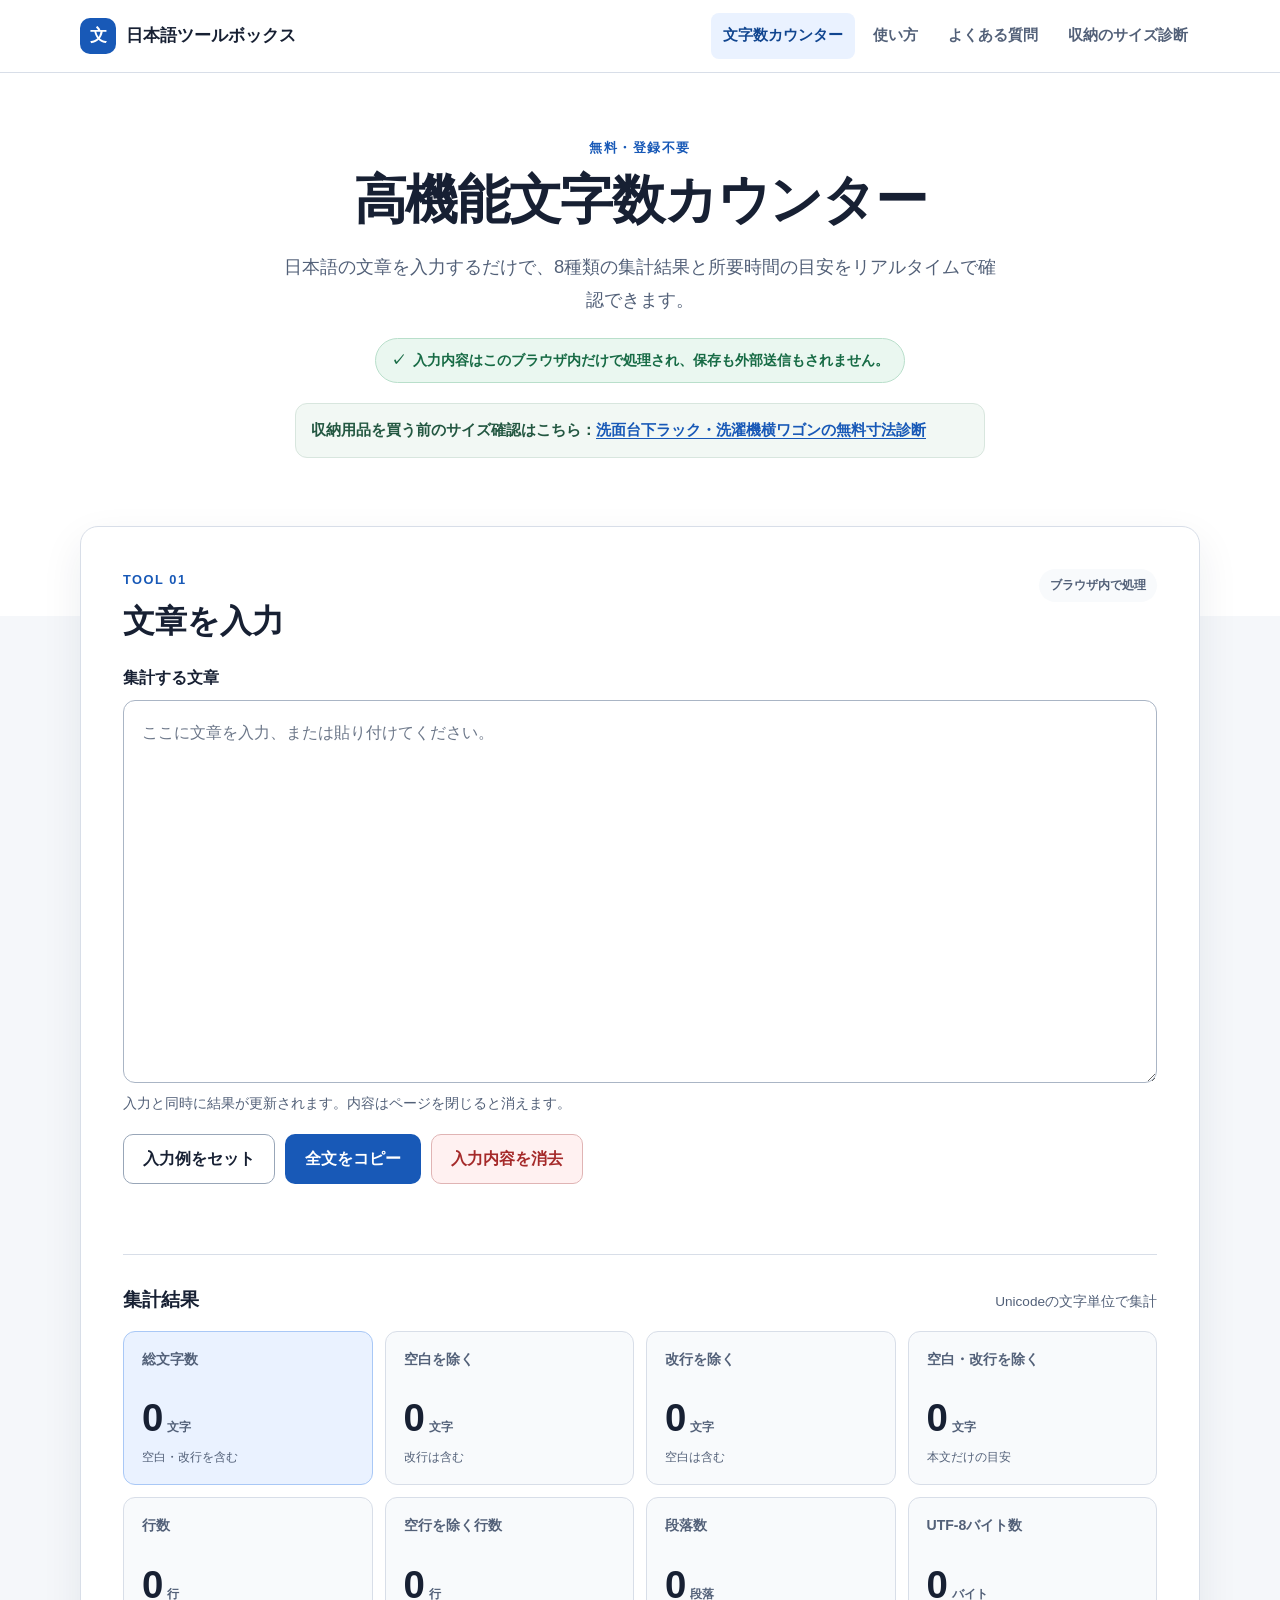
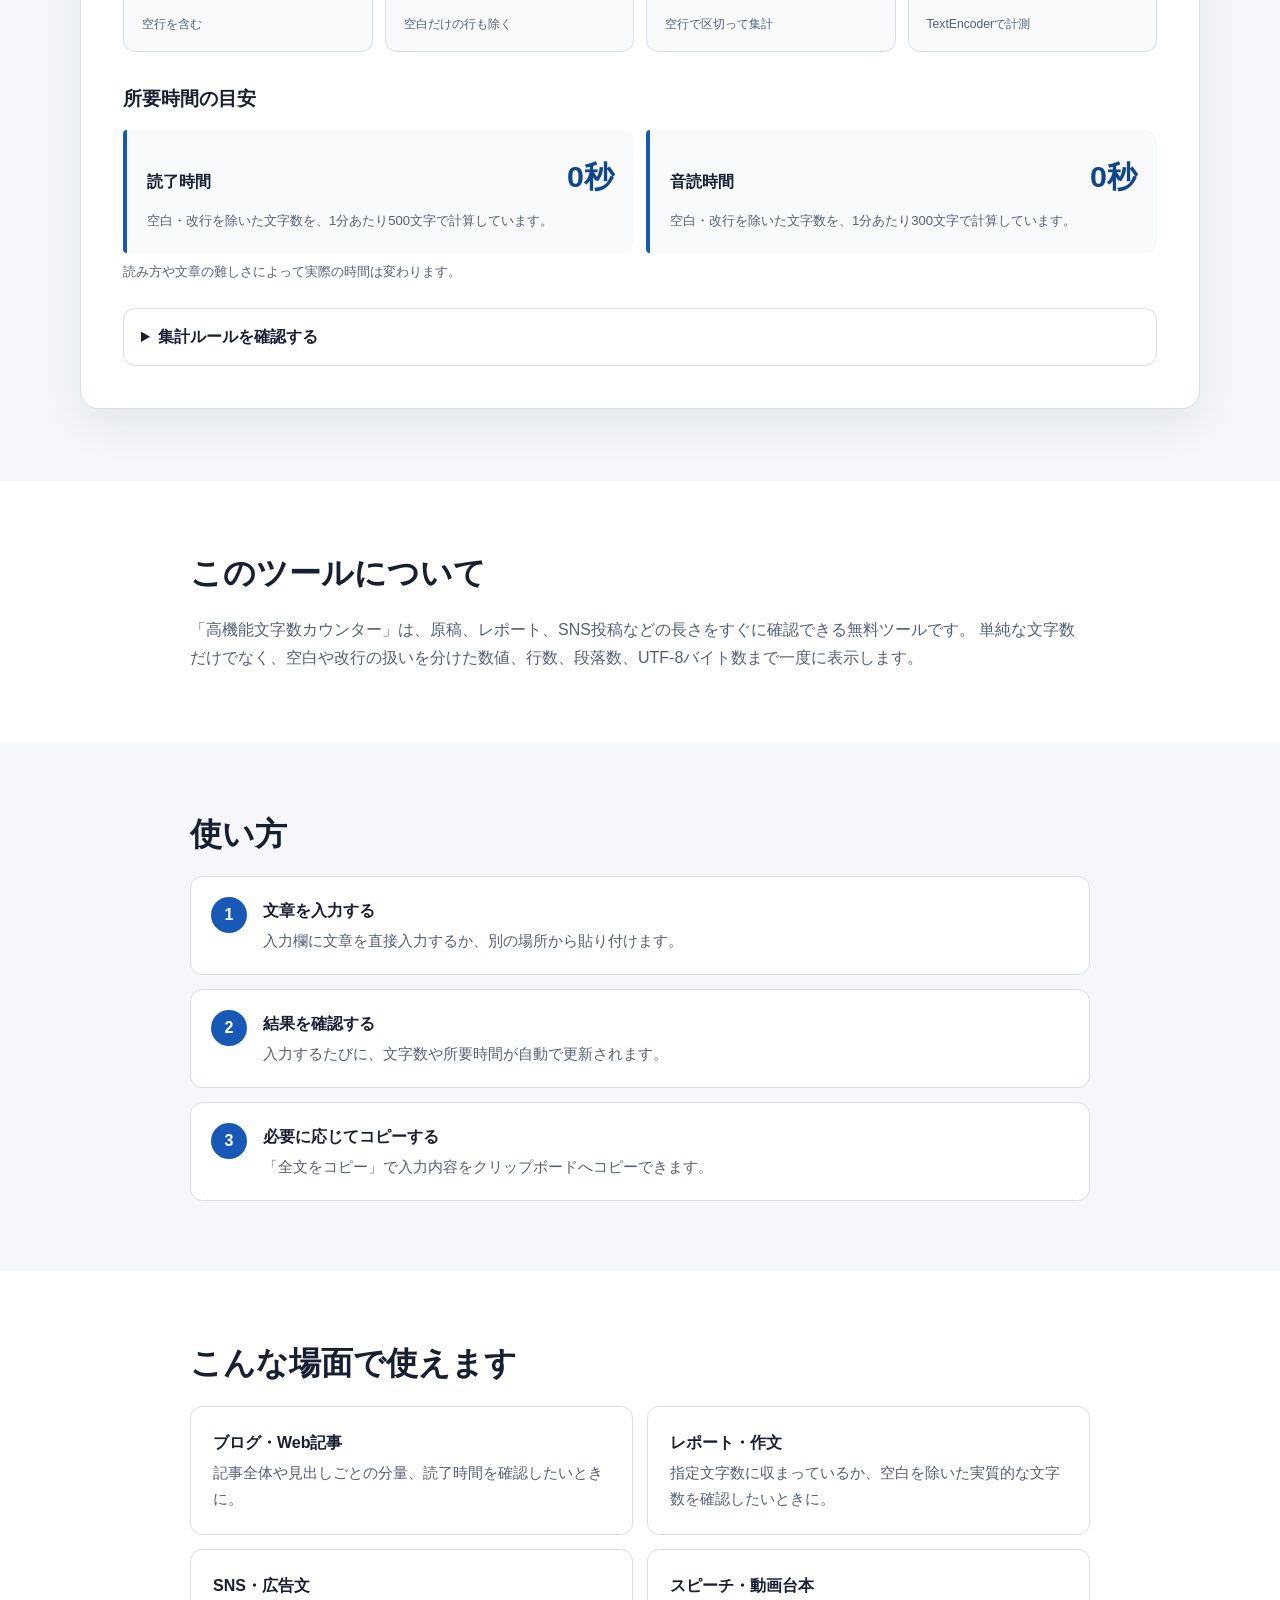
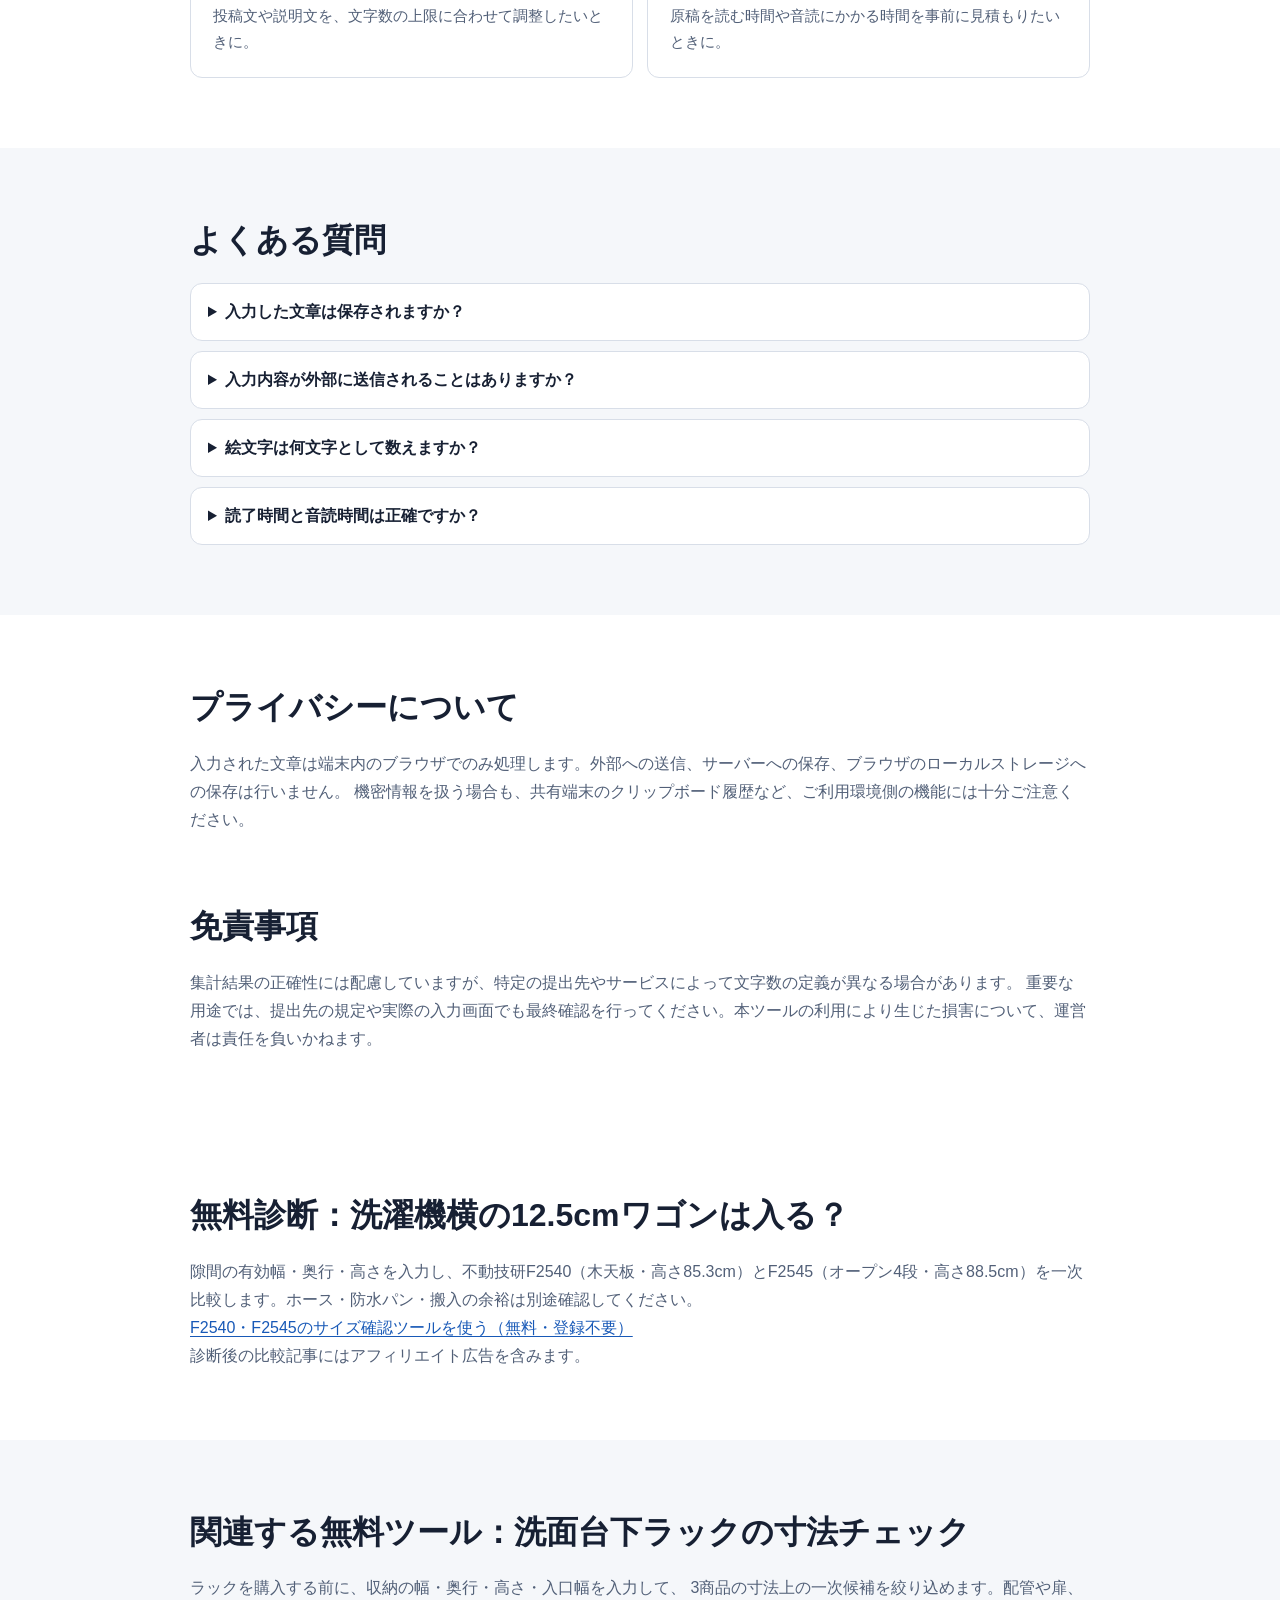
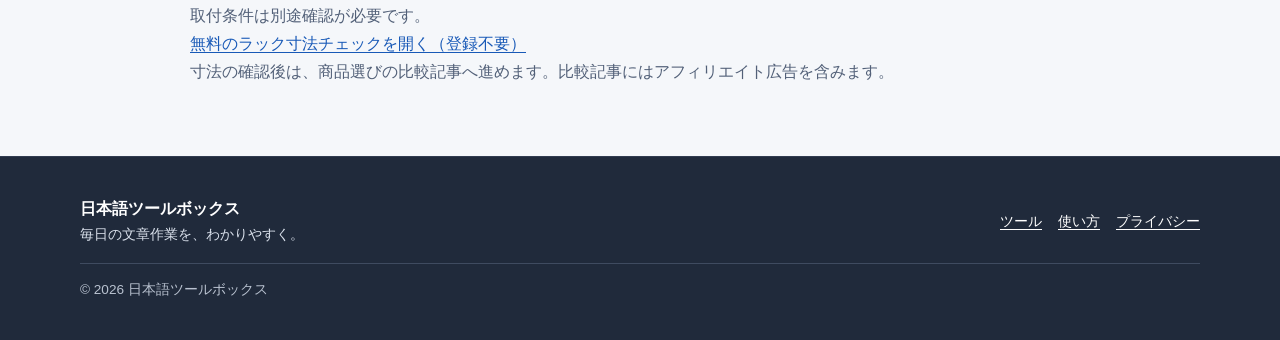
<file: index.html>
<!doctype html>
<html lang="ja">
  <head>
    <meta charset="UTF-8">
    <meta name="viewport" content="width=device-width, initial-scale=1">
    <meta
      name="description"
      content="文章を貼り付けるだけで、文字数・行数・段落数・UTF-8バイト数・読了時間・音読時間を無料で確認できる日本語向け文字数カウンターです。入力内容は保存・送信しません。"
    >
    <meta name="google-site-verification" content="dc72WyqcwIqpgSCo9bQ7i_l3ZLL9pmPOvoPkaZcCZ-0" />
    <meta name="theme-color" content="#ffffff">
    <meta
      http-equiv="Content-Security-Policy"
      content="default-src 'self'; script-src 'self'; style-src 'self'; img-src 'self' data:; object-src 'none'; base-uri 'none'; form-action 'none'"
    >
    <title>高機能文字数カウンター｜日本語ツールボックス</title>
    <link rel="stylesheet" href="styles.css">
    <script src="app.js" defer></script>
  </head>
  <body id="top">
    <a class="skip-link" href="#main-content">本文へ移動</a>

    <header class="site-header">
      <div class="header-inner">
        <a class="site-brand" href="#top" aria-label="日本語ツールボックス トップ">
          <span class="brand-mark" aria-hidden="true">文</span>
          <span>日本語ツールボックス</span>
        </a>
        <nav aria-label="サイト内ナビゲーション">
          <ul class="nav-list">
            <li><a aria-current="page" href="#counter">文字数カウンター</a></li>
            <li><a href="#how-to-use">使い方</a></li>
            <li><a href="#faq">よくある質問</a></li>
            <li><a href="kurashi/">収納のサイズ診断</a></li>
          </ul>
        </nav>
      </div>
    </header>

    <main id="main-content">
      <section class="hero" aria-labelledby="page-title">
        <div class="container hero-inner">
          <p class="eyebrow">無料・登録不要</p>
          <h1 id="page-title">高機能文字数カウンター</h1>
          <p class="hero-lead">
            日本語の文章を入力するだけで、8種類の集計結果と所要時間の目安をリアルタイムで確認できます。
          </p>
          <p class="privacy-note">
            <span aria-hidden="true">✓</span>
            入力内容はこのブラウザ内だけで処理され、保存も外部送信もされません。
          </p>
          <p class="storage-discovery">収納用品を買う前のサイズ確認はこちら：<a href="kurashi/">洗面台下ラック・洗濯機横ワゴンの無料寸法診断</a></p>
        </div>
      </section>

      <section id="counter" class="tool-section" aria-labelledby="counter-heading">
        <div class="container">
          <div class="tool-card">
            <div class="section-heading">
              <div>
                <p class="section-kicker">TOOL 01</p>
                <h2 id="counter-heading">文章を入力</h2>
              </div>
              <span class="local-processing">ブラウザ内で処理</span>
            </div>

            <label class="textarea-label" for="text-input">集計する文章</label>
            <textarea
              id="text-input"
              rows="12"
              placeholder="ここに文章を入力、または貼り付けてください。"
              aria-describedby="input-help"
              spellcheck="true"
            ></textarea>
            <p id="input-help" class="field-help">
              入力と同時に結果が更新されます。内容はページを閉じると消えます。
            </p>

            <div class="button-row" aria-label="入力欄の操作">
              <button id="sample-button" class="button button-secondary" type="button">
                入力例をセット
              </button>
              <button id="copy-button" class="button button-primary" type="button">
                全文をコピー
              </button>
              <button id="clear-button" class="button button-danger" type="button">
                入力内容を消去
              </button>
            </div>
            <div
              id="action-status"
              class="action-status"
              role="status"
              aria-live="polite"
              aria-atomic="true"
            ></div>

            <section class="results" aria-labelledby="results-heading">
              <div class="results-heading-row">
                <h3 id="results-heading">集計結果</h3>
                <p>Unicodeの文字単位で集計</p>
              </div>
              <div class="stats-grid">
                <article class="stat-card stat-card-primary">
                  <h4>総文字数</h4>
                  <p class="stat-value"><output id="total-characters">0</output><span>文字</span></p>
                  <p>空白・改行を含む</p>
                </article>
                <article class="stat-card">
                  <h4>空白を除く</h4>
                  <p class="stat-value"><output id="characters-without-spaces">0</output><span>文字</span></p>
                  <p>改行は含む</p>
                </article>
                <article class="stat-card">
                  <h4>改行を除く</h4>
                  <p class="stat-value"><output id="characters-without-line-breaks">0</output><span>文字</span></p>
                  <p>空白は含む</p>
                </article>
                <article class="stat-card">
                  <h4>空白・改行を除く</h4>
                  <p class="stat-value"><output id="characters-without-spaces-or-breaks">0</output><span>文字</span></p>
                  <p>本文だけの目安</p>
                </article>
                <article class="stat-card">
                  <h4>行数</h4>
                  <p class="stat-value"><output id="line-count">0</output><span>行</span></p>
                  <p>空行を含む</p>
                </article>
                <article class="stat-card">
                  <h4>空行を除く行数</h4>
                  <p class="stat-value"><output id="non-empty-line-count">0</output><span>行</span></p>
                  <p>空白だけの行も除く</p>
                </article>
                <article class="stat-card">
                  <h4>段落数</h4>
                  <p class="stat-value"><output id="paragraph-count">0</output><span>段落</span></p>
                  <p>空行で区切って集計</p>
                </article>
                <article class="stat-card">
                  <h4>UTF-8バイト数</h4>
                  <p class="stat-value"><output id="utf8-byte-count">0</output><span>バイト</span></p>
                  <p>TextEncoderで計測</p>
                </article>
              </div>
            </section>

            <section class="time-estimates" aria-labelledby="time-heading">
              <h3 id="time-heading">所要時間の目安</h3>
              <div class="time-grid">
                <article class="time-card">
                  <div>
                    <p class="time-label">読了時間</p>
                    <p class="time-value"><output id="reading-time">0秒</output></p>
                  </div>
                  <p>空白・改行を除いた文字数を、1分あたり500文字で計算しています。</p>
                </article>
                <article class="time-card">
                  <div>
                    <p class="time-label">音読時間</p>
                    <p class="time-value"><output id="speaking-time">0秒</output></p>
                  </div>
                  <p>空白・改行を除いた文字数を、1分あたり300文字で計算しています。</p>
                </article>
              </div>
              <p class="estimate-caution">読み方や文章の難しさによって実際の時間は変わります。</p>
            </section>

            <details class="definition-panel">
              <summary>集計ルールを確認する</summary>
              <div class="definition-content">
                <ul>
                  <li>文字数はUnicodeコードポイント単位です。一般的な絵文字も1文字として数えます。</li>
                  <li>「空白」は半角・全角スペース、タブなどの横方向の空白文字を指します。</li>
                  <li>改行コード（CRLF・CR・LFなど）は、1つの改行として統一して数えます。</li>
                  <li>空行を除いた行数では、空白文字しかない行も空行として扱います。</li>
                  <li>段落は、1行以上の空行で区切られた文章のまとまりとして数えます。</li>
                  <li>UTF-8バイト数は、改行をLFに統一した本文をTextEncoderで計測します。</li>
                </ul>
              </div>
            </details>
          </div>
        </div>
      </section>

      <section class="content-section" aria-labelledby="about-heading">
        <div class="container narrow-container">
          <h2 id="about-heading">このツールについて</h2>
          <p>
            「高機能文字数カウンター」は、原稿、レポート、SNS投稿などの長さをすぐに確認できる無料ツールです。
            単純な文字数だけでなく、空白や改行の扱いを分けた数値、行数、段落数、UTF-8バイト数まで一度に表示します。
          </p>
        </div>
      </section>

      <section id="how-to-use" class="content-section content-section-muted" aria-labelledby="how-to-heading">
        <div class="container narrow-container">
          <h2 id="how-to-heading">使い方</h2>
          <ol class="step-list">
            <li><span>1</span><div><h3>文章を入力する</h3><p>入力欄に文章を直接入力するか、別の場所から貼り付けます。</p></div></li>
            <li><span>2</span><div><h3>結果を確認する</h3><p>入力するたびに、文字数や所要時間が自動で更新されます。</p></div></li>
            <li><span>3</span><div><h3>必要に応じてコピーする</h3><p>「全文をコピー」で入力内容をクリップボードへコピーできます。</p></div></li>
          </ol>
        </div>
      </section>

      <section class="content-section" aria-labelledby="examples-heading">
        <div class="container narrow-container">
          <h2 id="examples-heading">こんな場面で使えます</h2>
          <div class="use-case-grid">
            <article><h3>ブログ・Web記事</h3><p>記事全体や見出しごとの分量、読了時間を確認したいときに。</p></article>
            <article><h3>レポート・作文</h3><p>指定文字数に収まっているか、空白を除いた実質的な文字数を確認したいときに。</p></article>
            <article><h3>SNS・広告文</h3><p>投稿文や説明文を、文字数の上限に合わせて調整したいときに。</p></article>
            <article><h3>スピーチ・動画台本</h3><p>原稿を読む時間や音読にかかる時間を事前に見積もりたいときに。</p></article>
          </div>
        </div>
      </section>

      <section id="faq" class="content-section content-section-muted" aria-labelledby="faq-heading">
        <div class="container narrow-container">
          <h2 id="faq-heading">よくある質問</h2>
          <div class="faq-list">
            <details><summary>入力した文章は保存されますか？</summary><p>いいえ。ブラウザの保存機能は使用していないため、ページを閉じたり再読み込みしたりすると入力内容は消えます。</p></details>
            <details><summary>入力内容が外部に送信されることはありますか？</summary><p>ありません。すべての集計はお使いのブラウザ内で行われ、入力内容をサーバーや外部サービスへ送信しません。</p></details>
            <details><summary>絵文字は何文字として数えますか？</summary><p>Unicodeコードポイント単位で数えます。一般的な絵文字は1文字ですが、家族絵文字など複数の要素を組み合わせた絵文字は複数文字になる場合があります。</p></details>
            <details><summary>読了時間と音読時間は正確ですか？</summary><p>あくまで目安です。読了は毎分500文字、音読は毎分300文字として計算しており、文章の難しさや読み手によって実際の時間は変わります。</p></details>
          </div>
        </div>
      </section>

      <section id="privacy" class="content-section" aria-labelledby="privacy-heading">
        <div class="container narrow-container">
          <h2 id="privacy-heading">プライバシーについて</h2>
          <p>
            入力された文章は端末内のブラウザでのみ処理します。外部への送信、サーバーへの保存、ブラウザのローカルストレージへの保存は行いません。
            機密情報を扱う場合も、共有端末のクリップボード履歴など、ご利用環境側の機能には十分ご注意ください。
          </p>
        </div>
      </section>

      <section class="content-section disclaimer-section" aria-labelledby="disclaimer-heading">
        <div class="container narrow-container">
          <h2 id="disclaimer-heading">免責事項</h2>
          <p>
            集計結果の正確性には配慮していますが、特定の提出先やサービスによって文字数の定義が異なる場合があります。
            重要な用途では、提出先の規定や実際の入力画面でも最終確認を行ってください。本ツールの利用により生じた損害について、運営者は責任を負いかねます。
          </p>
        </div>
      </section>
      <section id="smartwagon-fit-tool" class="content-section" aria-labelledby="smartwagon-heading">
        <div class="container narrow-container">
          <h2 id="smartwagon-heading">無料診断：洗濯機横の12.5cmワゴンは入る？</h2>
          <p>隙間の有効幅・奥行・高さを入力し、不動技研F2540（木天板・高さ85.3cm）とF2545（オープン4段・高さ88.5cm）を一次比較します。ホース・防水パン・搬入の余裕は別途確認してください。</p>
          <p><a href="kurashi/smartwagon-fit/">F2540・F2545のサイズ確認ツールを使う（無料・登録不要）</a></p>
          <p>診断後の比較記事にはアフィリエイト広告を含みます。</p>
        </div>
      </section>
      <section id="rack-fit-tool" class="content-section content-section-muted" aria-labelledby="rack-fit-tool-heading">
        <div class="container narrow-container">
          <h2 id="rack-fit-tool-heading">関連する無料ツール：洗面台下ラックの寸法チェック</h2>
          <p>
            ラックを購入する前に、収納の幅・奥行・高さ・入口幅を入力して、
            3商品の寸法上の一次候補を絞り込めます。配管や扉、取付条件は別途確認が必要です。
          </p>
          <p><a href="kurashi/rack-fit/">無料のラック寸法チェックを開く（登録不要）</a></p>
          <p>寸法の確認後は、商品選びの比較記事へ進めます。比較記事にはアフィリエイト広告を含みます。</p>
        </div>
      </section>
    </main>

    <footer class="site-footer">
      <div class="container footer-inner">
        <div>
          <p class="footer-brand">日本語ツールボックス</p>
          <p>毎日の文章作業を、わかりやすく。</p>
        </div>
        <nav aria-label="フッターナビゲーション">
          <a href="#counter">ツール</a>
          <a href="#how-to-use">使い方</a>
          <a href="#privacy">プライバシー</a>
        </nav>
        <p class="copyright">&copy; <span id="current-year"></span> 日本語ツールボックス</p>
      </div>
    </footer>
  </body>
</html>
</file>
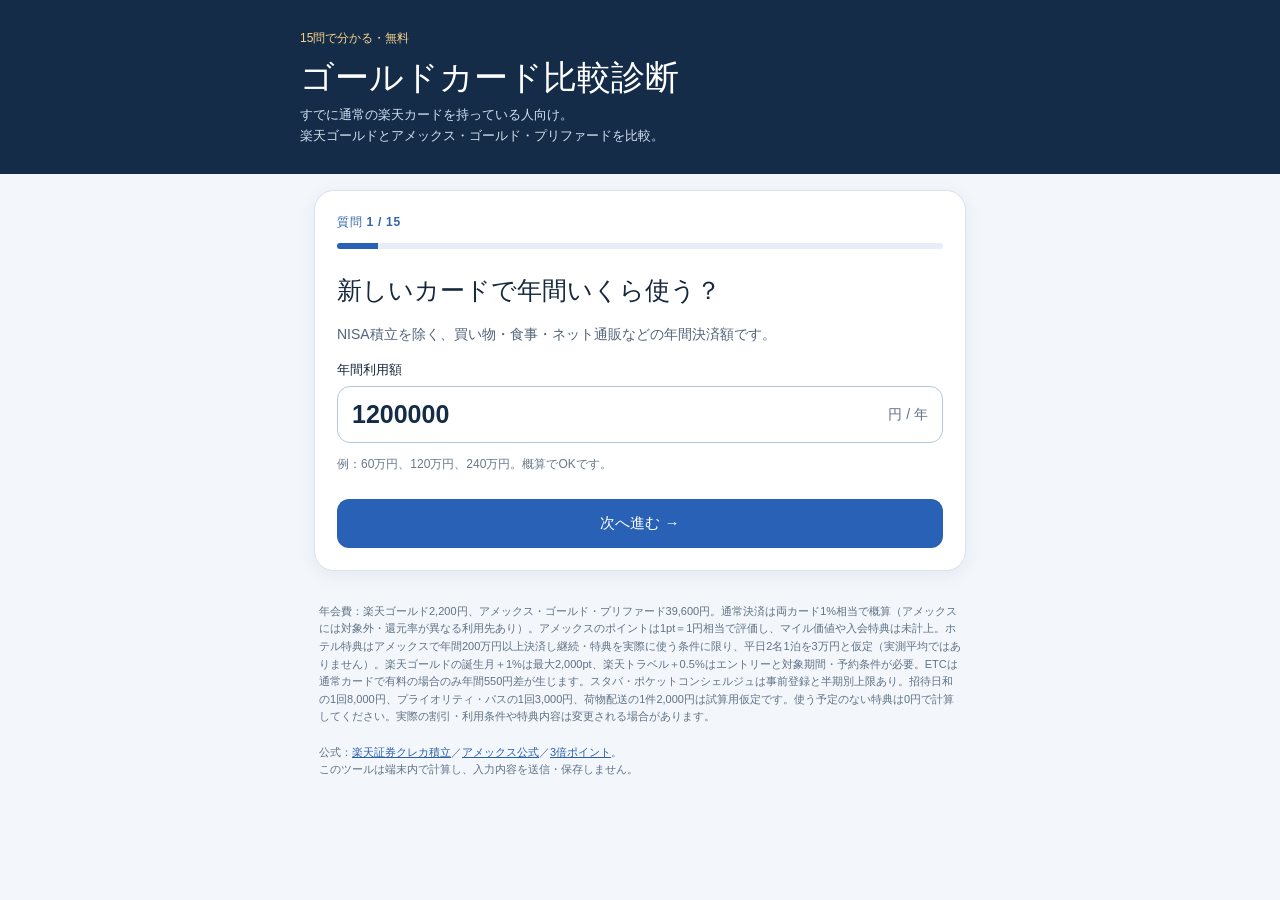
<file: card-hikaku/index.html>
<!doctype html>
<html lang="ja">
<head>
<meta charset="utf-8">
<meta name="viewport" content="width=device-width,initial-scale=1,viewport-fit=cover">
<meta name="robots" content="noindex,nofollow">
<meta name="theme-color" content="#142c48">
<title>ゴールドカード比較診断｜楽天カード保有者向け</title>
<style>
:root{font-family:-apple-system,BlinkMacSystemFont,"Hiragino Kaku Gothic ProN","Hiragino Sans","Noto Sans JP",sans-serif;color:#16283e;background:#f3f6fb;font-synthesis:none}
*{box-sizing:border-box}body{margin:0;line-height:1.6}
header{background:#142c48;color:#fff;padding:24px 20px 27px}header>div,main,footer{max-width:680px;margin:0 auto}
header h1{font-size:clamp(25px,5.4vw,34px);margin:5px 0;line-height:1.35}header p{color:#d4e2f2;font-size:13px;margin:0}
main{padding:16px 14px 32px}h2{font-size:clamp(20px,4.7vw,25px);line-height:1.45;margin:8px 0 14px}
.screen{background:white;border:1px solid #d9e3ed;border-radius:20px;padding:22px;box-shadow:0 4px 18px #142c4810;min-height:330px}
[hidden]{display:none!important}.eyebrow{font-size:12px;letter-spacing:.06em;font-weight:800;color:#3265aa}
.desc{font-size:14px;color:#52647a;margin:0 0 15px}.small{font-size:12px;color:#66788b}
label.field{display:block;font-size:13px;font-weight:800;margin:13px 0 5px}
.number{position:relative}.number input{width:100%;font-size:25px;font-weight:750;border:1px solid #b2c8dd;border-radius:13px;padding:13px 58px 13px 14px;color:#142c48;background:#fff}.number span{position:absolute;right:15px;top:17px;color:#5c7088;font-size:14px}
.number input:focus{outline:3px solid #bfd8fa}
.choices{display:grid;grid-template-columns:1fr 1fr;gap:9px}.choices label{display:flex;align-items:center;min-height:58px;gap:8px;padding:11px;border:1px solid #cbd9e8;border-radius:12px;font-size:14px;font-weight:700;cursor:pointer}
.choices label:has(input:checked){background:#eaf2ff;border-color:#3065ba;color:#194884}.choices input{accent-color:#3065ba}
.nav{display:flex;gap:9px;align-items:center;margin-top:25px}.nav button{min-height:49px;border:0;border-radius:12px;font-size:15px;font-weight:850;cursor:pointer}.primary{flex:1;color:white;background:#2861b6}.back{padding:0 20px;background:#eef3f9;color:#3a5472}
.progress{height:6px;border-radius:99px;background:#e6edf6;overflow:hidden;margin:11px 0 23px}.progress b{display:block;height:100%;background:#2861b6;transition:width .2s}
.row{display:flex;gap:8px;justify-content:space-between;align-items:center}.period{display:flex;gap:8px;margin:10px 0 20px}.period label{flex:1;text-align:center;border:1px solid #ccdaeb;padding:10px 5px;border-radius:11px;font-size:13px;font-weight:750;cursor:pointer}.period label:has(input:checked){border-color:#2861b6;color:#1a539e;background:#eaf3ff}
.hero{padding:18px;background:linear-gradient(125deg,#182f4e,#3163a3);color:white;border-radius:16px}.hero .subtitle{font-size:12px;color:#d6e7ff;font-weight:750}.hero h3{font-size:22px;line-height:1.4;margin:7px 0}.hero .delta{font-size:clamp(26px,6vw,37px);font-weight:900;font-variant-numeric:tabular-nums}.hero p{font-size:12px;color:#dceaf9;margin:6px 0 0}
.rankings{display:grid;gap:10px;margin-top:12px}.rank{padding:15px;border:1px solid #d5e1ec;border-radius:14px}.rank.top{border:2px solid #238260;background:#f2faf6}
.rank-top{display:flex;justify-content:space-between;align-items:flex-start;gap:10px}.rank .position{font-size:12px;color:#516b82;font-weight:800}.rank .name{font-weight:850;font-size:16px}.rank .delta{font-size:clamp(19px,5vw,25px);font-weight:900;white-space:nowrap;font-variant-numeric:tabular-nums}.positive{color:#16805d}.negative{color:#b52e43}.muted{font-size:11px;color:#6a7e90}
.rank-sub{display:flex;justify-content:space-between;gap:12px;flex-wrap:wrap;border-top:1px solid #e2e9ef;margin-top:10px;padding-top:9px;font-size:12px}
details{border-top:1px solid #e2e9ef;padding-top:9px;margin-top:10px}summary{font-size:12px;color:#285fae;font-weight:750;cursor:pointer}.ledger{margin-top:8px}
.ledger p{display:flex;justify-content:space-between;gap:12px;margin:0;border-bottom:1px solid #edf1f4;padding:5px 0;font-size:12px}.ledger strong{text-align:right;white-space:nowrap}
.note{border-left:3px solid #85a8d0;padding:3px 0 3px 12px;color:#566b80;font-size:12px;margin:19px 0 0}.input-summary{font-size:12px;color:#42596f;border-radius:10px;background:#f1f5fa;padding:11px;margin-top:14px}
footer{font-size:11px;color:#5f7286;padding:0 19px 24px}footer a{color:#295fae}
.noscript{padding:12px;background:#fff1db;color:#67471c}
@media(max-width:420px){.screen{padding:17px}.rank{padding:12px}.choices label{font-size:13px}.rank .name{font-size:14px}.rank .delta{font-size:20px}.rank-top{gap:5px}}
.promo{margin:0 0 18px;border:1px solid #d8e3ef;background:#f6faff;padding:14px;border-radius:13px}.insight{margin-top:17px;padding:13px;border-radius:12px;background:#f5f8fc;font-size:12px}.insight p{margin:4px 0 0;color:#5d7085}.rank.top{border-color:#27865e}input[type="checkbox"]{accent-color:#2861b6}</style>
</head>
<body>
<header><div><span style="font-size:12px;color:#f8d288">15問で分かる・無料</span><h1>ゴールドカード比較診断</h1><p>すでに通常の楽天カードを持っている人向け。<br>楽天ゴールドとアメックス・ゴールド・プリファードを比較。</p></div></header>
<main>
<noscript><p class="noscript">この診断にはJavaScriptが必要です。SafariまたはChromeで開いてください。</p></noscript>
<section class="screen" id="s0"><div class="eyebrow">質問 1 / 15</div><div class="progress"><b style="width:6.7%"></b></div><h2>新しいカードで年間いくら使う？</h2><p class="desc">NISA積立を除く、買い物・食事・ネット通販などの年間決済額です。</p><label class="field" for="annual">年間利用額</label><div class="number"><input id="annual" type="number" inputmode="numeric" min="0" value="1200000"><span>円 / 年</span></div><p class="small">例：60万円、120万円、240万円。概算でOKです。</p><div class="nav"><button class="primary" data-next="1">次へ進む →</button></div></section>
<section class="screen" id="s1" hidden><div class="eyebrow">質問 2 / 15</div><div class="progress"><b style="width:13.3%"></b></div><h2>楽天証券のクレカ積立は月いくら？</h2><p class="desc">今の楽天カードで積み立てている毎月の金額。ポイント試算は月10万円まで。</p><label class="field" for="invest">毎月の積立額</label><div class="number"><input id="invest" type="number" inputmode="numeric" min="0" value="50000"><span>円 / 月</span></div><div class="nav"><button class="back" data-prev="0">戻る</button><button class="primary" data-next="2">次へ進む →</button></div></section>
<section class="screen" id="s2" hidden><div class="eyebrow">質問 3 / 15</div><div class="progress"><b style="width:20%"></b></div><h2>積み立てている投資信託は？</h2><div class="choices"><label><input type="radio" name="fund" value="low" checked>低コスト投信</label><label><input type="radio" name="fund" value="high">その他の投信</label></div><p class="small">楽天証券の代行手数料が年0.4%未満かどうかで区分します。不明なら低コスト投信で仮計算。</p><div class="nav"><button class="back" data-prev="1">戻る</button><button class="primary" data-next="3">次へ進む →</button></div></section>
<section class="screen" id="s3" hidden><div class="eyebrow">質問 4 / 15</div><div class="progress"><b style="width:26.7%"></b></div><h2>アメックス3倍対象店で月いくら使う？</h2><p class="desc">例：<b>Amazon・Yahoo!ショッピング・ヨドバシカメラ</b>（対象条件あり）。質問1の決済額に含まれる支出です。</p><label class="field" for="bonus">対象店での月間利用額</label><div class="number"><input id="bonus" type="number" inputmode="numeric" min="0" value="10000"><span>円 / 月</span></div><p class="small">3倍還元の追加分は、対象決済年50万円までを試算。</p><div class="nav"><button class="back" data-prev="2">戻る</button><button class="primary" data-next="4">次へ進む →</button></div></section>
<section class="screen" id="s4" hidden><div class="eyebrow">質問 5 / 15</div><div class="progress"><b style="width:33.3%"></b></div><h2>旅行には年に何回行く？</h2><div class="choices"><label><input type="radio" name="travel" value="0">0回</label><label><input type="radio" name="travel" value="1" checked>年1〜2回</label><label><input type="radio" name="travel" value="3">年3〜5回</label><label><input type="radio" name="travel" value="6">年6回以上</label></div><p class="small">旅行回数自体に金銭価値は加算しません。ホテル特典を利用できるかの参考にします。</p><div class="nav"><button class="back" data-prev="3">戻る</button><button class="primary" data-next="5">次へ進む →</button></div></section>
<section class="screen" id="s5" hidden><div class="eyebrow">質問 6 / 15</div><div class="progress"><b style="width:40%"></b></div><h2>飛行機には年に何回乗る？</h2><div class="choices"><label><input type="radio" name="flight" value="0" checked>0回</label><label><input type="radio" name="flight" value="1">年1〜2往復</label><label><input type="radio" name="flight" value="3">年3〜5往復</label><label><input type="radio" name="flight" value="6">年6往復以上</label></div><label style="display:flex;align-items:center;gap:8px;margin-top:17px;font-size:14px"><input type="checkbox" id="lounge">対象の空港ラウンジを利用する予定</label><p class="small">利用する場合のみ1回あたり1,000円相当で仮評価。楽天ゴールドは年2回まで。</p><div class="nav"><button class="back" data-prev="4">戻る</button><button class="primary" data-next="6">次へ進む →</button></div></section>
<section class="screen" id="s6" hidden><div class="eyebrow">質問 7 / 15 ・アメックス特典編</div><div class="progress"><b style="width:46.7%"></b></div><h2>スターバックスに月いくら使う？</h2><p class="desc">スタバ公式アプリ・Webからの「スターバックス カード」オンライン入金で20%キャッシュバック（年間最大5,000円、半年最大2,500円）。</p><label class="field" for="starbucks">オンライン入金する金額</label><div class="number"><input type="number" inputmode="numeric" min="0" id="starbucks" value="0"><span>円 / 月</span></div><p class="small">店舗でのカード決済・Apple Pay支払いは特典対象外です。Amex Offers登録が必要。</p><div class="nav"><button class="back" data-prev="5">戻る</button><button class="primary" data-next="7">次へ進む →</button></div></section>
<section class="screen" id="s7" hidden><div class="eyebrow">質問 8 / 15 ・アメックス特典編</div><div class="progress"><b style="width:53.3%"></b></div><h2>対象の高級レストランで年いくら使う？</h2><p class="desc">「ポケットコンシェルジュ」での予約・オンライン決済なら20%キャッシュバック。年間最大10,000円（半年ごと最大5,000円）。</p><label class="field" for="pocket">ポケットコンシェルジュでの年間決済予定額</label><div class="number"><input type="number" inputmode="numeric" min="0" id="pocket" value="0"><span>円 / 年</span></div><label style="display:flex;align-items:center;gap:8px;margin-top:14px;font-size:13px"><input type="checkbox" id="pocketBoth">上期・下期の両方で利用する予定</label><p class="small">対象予約サービス経由の事前決済・Amex Offers登録が必要です。通常の飲食店利用は対象外。</p><div class="nav"><button class="back" data-prev="6">戻る</button><button class="primary" data-next="8">次へ進む →</button></div></section>
<section class="screen" id="s8" hidden><div class="eyebrow">質問 9 / 15 ・アメックス特典編</div><div class="progress"><b style="width:60%"></b></div><h2>2人でコース料理を食べる機会は？</h2><p class="desc">「ゴールド・ダイニング by 招待日和」は対象店の指定コースを大人2名以上で予約すると1名分無料。</p><div class="choices"><label><input type="radio" name="invite" value="0" checked>利用しない</label><label><input type="radio" name="invite" value="1">年1回</label><label><input type="radio" name="invite" value="2">年2回</label><label><input type="radio" name="invite" value="3">年3回以上</label></div><p class="small">対象店・指定コースを利用する場合のみ、1回あたり8,000円の割引価値を仮定。1店舗につき半年1回の制限あり。普通の食事には適用されません。</p><div class="nav"><button class="back" data-prev="7">戻る</button><button class="primary" data-next="9">次へ進む →</button></div></section>
<section class="screen" id="s9" hidden><div class="eyebrow">質問 10 / 15 ・アメックス特典編</div><div class="progress"><b style="width:66.7%"></b></div><h2>ホテル予約で1万円クーポンを使えそう？</h2><p class="desc">継続特典の「トラベルクレジット」。アメックス・トラベル オンラインで、1回2万円以上のホテルを事前予約・事前決済する場合に使えます。</p><div class="choices"><label><input type="radio" name="travelCredit" value="0" checked>利用しない</label><label><input type="radio" name="travelCredit" value="1">利用する予定</label></div><p class="small">継続後のみ加算。ホテル無料宿泊券とは別の予約で利用する前提です。</p><div class="nav"><button class="back" data-prev="8">戻る</button><button class="primary" data-next="10">次へ進む →</button></div></section>
<section class="screen" id="s10" hidden><div class="eyebrow">質問 11 / 15 ・アメックス特典編</div><div class="progress"><b style="width:73.3%"></b></div><h2>海外旅行時にプライオリティ・パスを使う？</h2><p class="desc">対象の空港ラウンジを年2回まで無料で使えます。通常のカードラウンジとは別のサービスです。</p><div class="choices"><label><input type="radio" name="priority" value="0" checked>利用しない</label><label><input type="radio" name="priority" value="1">年1回</label><label><input type="radio" name="priority" value="2">年2回以上</label></div><p class="small">実際に対象ラウンジを使う回数のみ1回3,000円で仮評価。日本国内の国内線ラウンジは対象外。一般カードラウンジとの二重計上を避けます。</p><div class="nav"><button class="back" data-prev="9">戻る</button><button class="primary" data-next="11">次へ進む →</button></div></section>
<section class="screen" id="s11" hidden><div class="eyebrow">質問 12 / 15 ・アメックス特典編</div><div class="progress"><b style="width:80%"></b></div><h2>海外旅行でスーツケースの宅配を使う？</h2><p class="desc">対象空港と自宅の間で、海外旅行の出発・帰国時にスーツケース等1個を無料配送できます。</p><div class="choices"><label><input type="radio" name="luggage" value="0" checked>利用しない</label><label><input type="radio" name="luggage" value="1">年1回（片道）</label><label><input type="radio" name="luggage" value="2">年2回（往復）</label><label><input type="radio" name="luggage" value="4">年4回以上</label></div><p class="small">対象空港からの配送を実際に利用する場合のみ、1配送あたり2,000円相当で仮評価。</p><div class="nav"><button class="back" data-prev="10">戻る</button><button class="primary" data-next="12">次へ進む</button></div></section>
<section class="screen" id="s12" hidden><div class="eyebrow">質問 13 / 15 ・楽天ゴールド特典編</div><div class="progress"><b style="width:86.7%"></b></div><h2>誕生月に楽天市場・楽天ブックスでいくら使う？</h2><p class="desc">楽天ゴールドで支払うと誕生月は＋1%、最大2,000ポイント。<b>誕生月の1か月分</b>だけ入力します。</p><label class="field" for="birthday">誕生月の対象購入額</label><div class="number"><input type="number" id="birthday" min="0" inputmode="numeric" value="0"><span>円 / 月</span></div><p class="small">楽天市場・楽天ブックスでゴールドカードを使った分が対象。質問1の年間決済額に含めてください。</p><div class="nav"><button class="back" data-prev="11">戻る</button><button class="primary" data-next="13">次へ進む →</button></div></section>

<section class="screen" id="s13" hidden><div class="eyebrow">質問 14 / 15 ・楽天ゴールド特典編</div><div class="progress"><b style="width:93.3%"></b></div><h2>楽天トラベルで年間いくら事前決済する？</h2><p class="desc">対象の楽天トラベル予約を<b>エントリー後に事前カード決済</b>すると、楽天ゴールドは通常の楽天カードより＋0.5%ポイントが増えます。</p><label class="field" for="rakutenTravel">キャンペーン対象の年間予約額</label><div class="number"><input type="number" id="rakutenTravel" min="0" inputmode="numeric" value="0"><span>円 / 年</span></div><p class="small">対象の開催期間・予約条件内の予約に限ります。2026年11月時点のキャンペーンに基づく試算で、通年継続は保証されません。</p><div class="nav"><button class="back" data-prev="12">戻る</button><button class="primary" data-next="14">次へ進む →</button></div></section>

<section class="screen" id="s14" hidden><div class="eyebrow">質問 15 / 15 ・楽天ゴールド特典編</div><div class="progress"><b style="width:100%"></b></div><h2>楽天ETCカードの年会費は？</h2><p class="desc">楽天ゴールドならETC年会費が無料。今の楽天カードで有料なら年550円の節約です。</p><div class="choices"><label><input type="radio" name="etc" value="none" checked>ETCを使わない</label><label><input type="radio" name="etc" value="paid">年550円払っている</label><label><input type="radio" name="etc" value="free">今も年会費無料</label></div><p class="small">通常カードでも楽天PointClubのプラチナ・ダイヤモンド会員はETC無料です。その場合は「今も年会費無料」を選びます。</p><div class="nav"><button class="back" data-prev="13">戻る</button><button class="primary" data-next="15">診断結果を見る</button></div></section>
<section class="screen" id="s15" hidden>
<div class="row"><div class="eyebrow">診断結果 ・年会費込み</div><button class="back" style="min-height:34px;border:0;border-radius:9px" id="edit">回答を修正</button></div>
<h2>どちらがお得？</h2>
<div class="period"><label><input type="radio" name="period" value="ongoing" checked>2年目以降</label><label><input type="radio" name="period" value="first">初年度</label></div>
<div class="promo" id="promoPanel" hidden><p style="font-weight:800;font-size:14px;margin:0 0 7px">入会後のボーナス条件は達成できそう？</p>
<p class="small">2026年11月時点の公式特典：4ヶ月以内100万円利用で30,000pt／6ヶ月以内200万円利用で70,000pt。通常利用ポイントは別途計算済み。</p>
<div class="choices"><label><input type="radio" name="promo" value="0" checked>達成しない・不明</label><label><input type="radio" name="promo" value="4">4ヶ月条件のみ</label><label><input type="radio" name="promo" value="6">6ヶ月条件のみ</label><label><input type="radio" name="promo" value="both">両方達成</label></div></div>
<div class="hero"><div class="subtitle">計算上、最も有利な選択</div><h3 id="winner">計算中</h3><div class="delta" id="difference"></div><p>今の楽天カードとの年間差額（実際に使う特典の仮評価を含む）</p></div>
<p class="eyebrow" style="margin-top:23px">年間メリットランキング</p><div class="rankings" id="ranking"></div>
<p class="input-summary" id="inputs"></p>
<div class="insight"><b>計算に入れなかった特典</b><p>旅行保険・スマートフォン補償・ホテル上級会員資格・メタルカードの所有感・マイル交換時の個別価値などは、金額に換算しにくいため別途判断してください。</p></div>
<p class="note" id="notes"></p><div class="nav"><button class="back" id="restart">最初に戻る</button><button class="primary" id="again">再計算</button></div></section>
</main>
<footer>年会費：楽天ゴールド2,200円、アメックス・ゴールド・プリファード39,600円。通常決済は両カード1%相当で概算（アメックスには対象外・還元率が異なる利用先あり）。アメックスのポイントは1pt＝1円相当で評価し、マイル価値や入会特典は未計上。ホテル特典はアメックスで年間200万円以上決済し継続・特典を実際に使う条件に限り、平日2名1泊を3万円と<b>仮定</b>（実測平均ではありません）。楽天ゴールドの誕生月＋1%は最大2,000pt、楽天トラベル＋0.5%はエントリーと対象期間・予約条件が必要。ETCは通常カードで有料の場合のみ年間550円差が生じます。スタバ・ポケットコンシェルジュは事前登録と半期別上限あり。招待日和の1回8,000円、プライオリティ・パスの1回3,000円、荷物配送の1件2,000円は試算用仮定です。使う予定のない特典は0円で計算してください。実際の割引・利用条件や特典内容は変更される場合があります。<br><br>公式：<a href="https://www.rakuten-sec.co.jp/web/rfund/guide/creditcard/list.html" target="_blank" rel="noopener">楽天証券クレカ積立</a>／<a href="https://www.americanexpress.com/ja-jp/credit-cards/gold-preferred-card/" target="_blank" rel="noopener">アメックス公式</a>／<a href="https://www.americanexpress.com/ja-jp/point/membership-rewards-plus/index.html/" target="_blank" rel="noopener">3倍ポイント</a>。<br>このツールは端末内で計算し、入力内容を送信・保存しません。</footer>
<script>(function(){
'use strict';
function el(s){return document.getElementById(s)}
function num(id){var v=Number(el(id).value);return Number.isFinite(v)?Math.max(v,0):0}
function checked(name){var i=document.querySelector('input[name="'+name+'"]:checked');return i?i.value:'0'}
function yen(n){return Math.round(n).toLocaleString('ja-JP')+'円'}
function sign(n){return (n>0?'+':n<0?'−':'±')+yen(Math.abs(n))}
function show(i){for(var n=0;n<=15;n++){el('s'+n).hidden=n!==i}window.scrollTo(0,0)}
function result(){
var annual=num('annual'),invest=Math.min(100000,num('invest')),bonusEligible=Math.min(annual,num('bonus')*12,500000);
var travel=+checked('travel'),flights=+checked('flight'),isFirst=checked('period')==='first';
var standardNisa=invest*12*(checked('fund')==='low'?.005:.01),goldNisa=invest*12*(checked('fund')==='low'?.0075:.01);
var birthdayBonus=Math.min(2000,Math.min(num('birthday'),annual)*.01),travelBonus=Math.min(num('rakutenTravel'),annual)*.005,etcFee=checked('etc')==='paid'?550:0;
var pp=Math.min(+checked('priority'),2,flights>0?2:0),loungeVisits=el('lounge').checked?Math.max(0,flights-pp):0;
var starbucks=Math.min(num('starbucks')*12*.2,5000);
var pocketAmount=num('pocket'),pocket=Math.min(pocketAmount*.2,el('pocketBoth').checked?10000:5000);
var invited=Math.min(+checked('invite'),3)*8000;
var credit=!isFirst&&checked('travelCredit')==='1'&&travel>0?10000:0;
var hotel=!isFirst&&annual>=2000000&&travel>0?30000:0;
var ppValue=pp*3000;
var luggage=flights>0?Math.min(+checked('luggage'),4)*2000:0;
var promo=checked('promo'),promoPoints=0;
if(isFirst){
 if((promo==='4'||promo==='both')&&annual>=1000000)promoPoints+=30000;
 if((promo==='6'||promo==='both')&&annual>=2000000)promoPoints+=70000;
}
var normal=annual*.01;
var cards=[
{name:'今の楽天カードを継続',normal:normal,nisa:standardNisa,extra:[],fee:etcFee},
{name:'楽天ゴールドカード',normal:normal,nisa:goldNisa,extra:[['カードラウンジ',Math.min(el('lounge').checked?flights:0,2)*1000],['誕生月の追加ポイント',birthdayBonus],['楽天トラベルの追加ポイント',travelBonus]],fee:2200},
{name:'楽天カード＋アメックス',normal:normal,nisa:standardNisa,extra:[
['3倍対象店の追加ポイント',bonusEligible*.02],
['スターバックス還元',starbucks],
['ポケットコンシェルジュ還元',pocket],
['招待日和のコース割引（仮）',invited],
['トラベルクレジット',credit],
['ホテル無料宿泊（仮）',hotel],
['一般カードラウンジ（仮）',loungeVisits*1000],
['プライオリティ・パス（仮）',ppValue],
['手荷物無料宅配（仮）',luggage],
['入会ボーナスポイント',promoPoints]
],fee:39600+etcFee}
];
cards.forEach(function(c){c.total=c.normal+c.nisa+c.extra.reduce(function(t,a){return t+a[1]},0)-c.fee});
var baseline=cards[0].total;cards.sort(function(a,b){return b.total-a.total});
el('winner').textContent=cards[0].name;
el('difference').textContent=sign(cards[0].total-baseline)+' / 年';
function ledger(label,value){return '<p><span>'+label+'</span><strong>'+value+'</strong></p>'}
el('ranking').innerHTML=cards.map(function(c,i){var d=c.total-baseline;
var parts=ledger('通常のカード決済ポイント',yen(c.normal))+ledger('楽天証券積立ポイント',yen(c.nisa))+c.extra.filter(function(x){return x[1]>0}).map(function(x){return ledger(x[0],yen(x[1]))}).join('')+ledger('カード＋ETC年会費','−'+yen(c.fee))+ledger('年会費差引後の年間価値',yen(c.total));
return '<article class="rank '+(i===0?'top':'')+'"><div class="rank-top"><div><div class="position">'+(i+1)+'位'+(i===0?'・おすすめ':'')+'</div><div class="name">'+c.name+'</div></div><div style="text-align:right"><div class="delta '+(d>0?'positive':d<0?'negative':'')+'">'+sign(d)+'</div><div class="muted">現在の楽天カード比／年</div></div></div><div class="rank-sub"><span>年会費 <b>'+yen(c.fee)+'</b></span><span>年会費差引後 <b>'+yen(c.total)+'</b></span></div><details '+(i===0?'open':'')+'><summary>ポイント・特典の内訳</summary><div class="ledger">'+parts+'</div></details></article>'
}).join('');
el('promoPanel').hidden=!isFirst;
el('inputs').textContent='年間カード決済 '+yen(annual)+'（NISA除く） ／ 楽天証券積立 月'+yen(num('invest'))+' ／ 3倍対象店 月'+yen(num('bonus'))+' ／ 誕生月楽天市場・ブックス '+yen(num('birthday'))+' ／ 対象楽天トラベル年 '+yen(num('rakutenTravel'));
var notes=[];
if(isFirst)notes.push('初年度は無料宿泊券・継続トラベルクレジットを0円とし、条件達成を選んだ入会ボーナスだけ加算します。');
if(annual<2000000)notes.push('年間カード決済が200万円に満たないため、無料宿泊は計上しません。');
if(!isFirst&&annual>=2000000&&travel>0)notes.push('無料宿泊は平日2名1泊3万円の仮定で、利用を前提に加算しています。');
if(num('bonus')*12>annual)notes.push('3倍対象店利用額を年間決済以下に補正。');
if(num('invest')>100000)notes.push('楽天証券積立額は月10万円を上限に補正。');
if(isFirst&&promoPoints===0&&promo!=='0')notes.push('年決済金額が選択した入会条件の金額に届かないためボーナスは未計上です。');
if(num('birthday')>annual)notes.push('誕生月の楽天市場・楽天ブックス利用額を年間決済額以内に補正。');
if(num('rakutenTravel')>annual)notes.push('楽天トラベル対象予約額を年間決済額以内に補正。');
notes.push('楽天ゴールドのトラベルデスク・海外旅行携行品補償は金額未評価。楽天トラベルの追加還元は対象キャンペーン開催時のみ。アメックスの付帯保険、ホテル会員資格、独自のマイル価値も金銭評価していません。');
el('notes').textContent=notes.join(' ');
}
document.querySelectorAll('[data-next]').forEach(function(b){b.addEventListener('click',function(){var n=+b.getAttribute('data-next');if(n===12){result()}show(n)})});
document.querySelectorAll('[data-prev]').forEach(function(b){b.addEventListener('click',function(){show(+b.getAttribute('data-prev'))})});
document.querySelectorAll('input[name="period"],input[name="promo"]').forEach(function(n){n.addEventListener('change',result)});
el('edit').addEventListener('click',function(){show(0)});
el('restart').addEventListener('click',function(){show(0)});
el('again').addEventListener('click',result);
result();
})();</script>
</body>
</html>
</file>
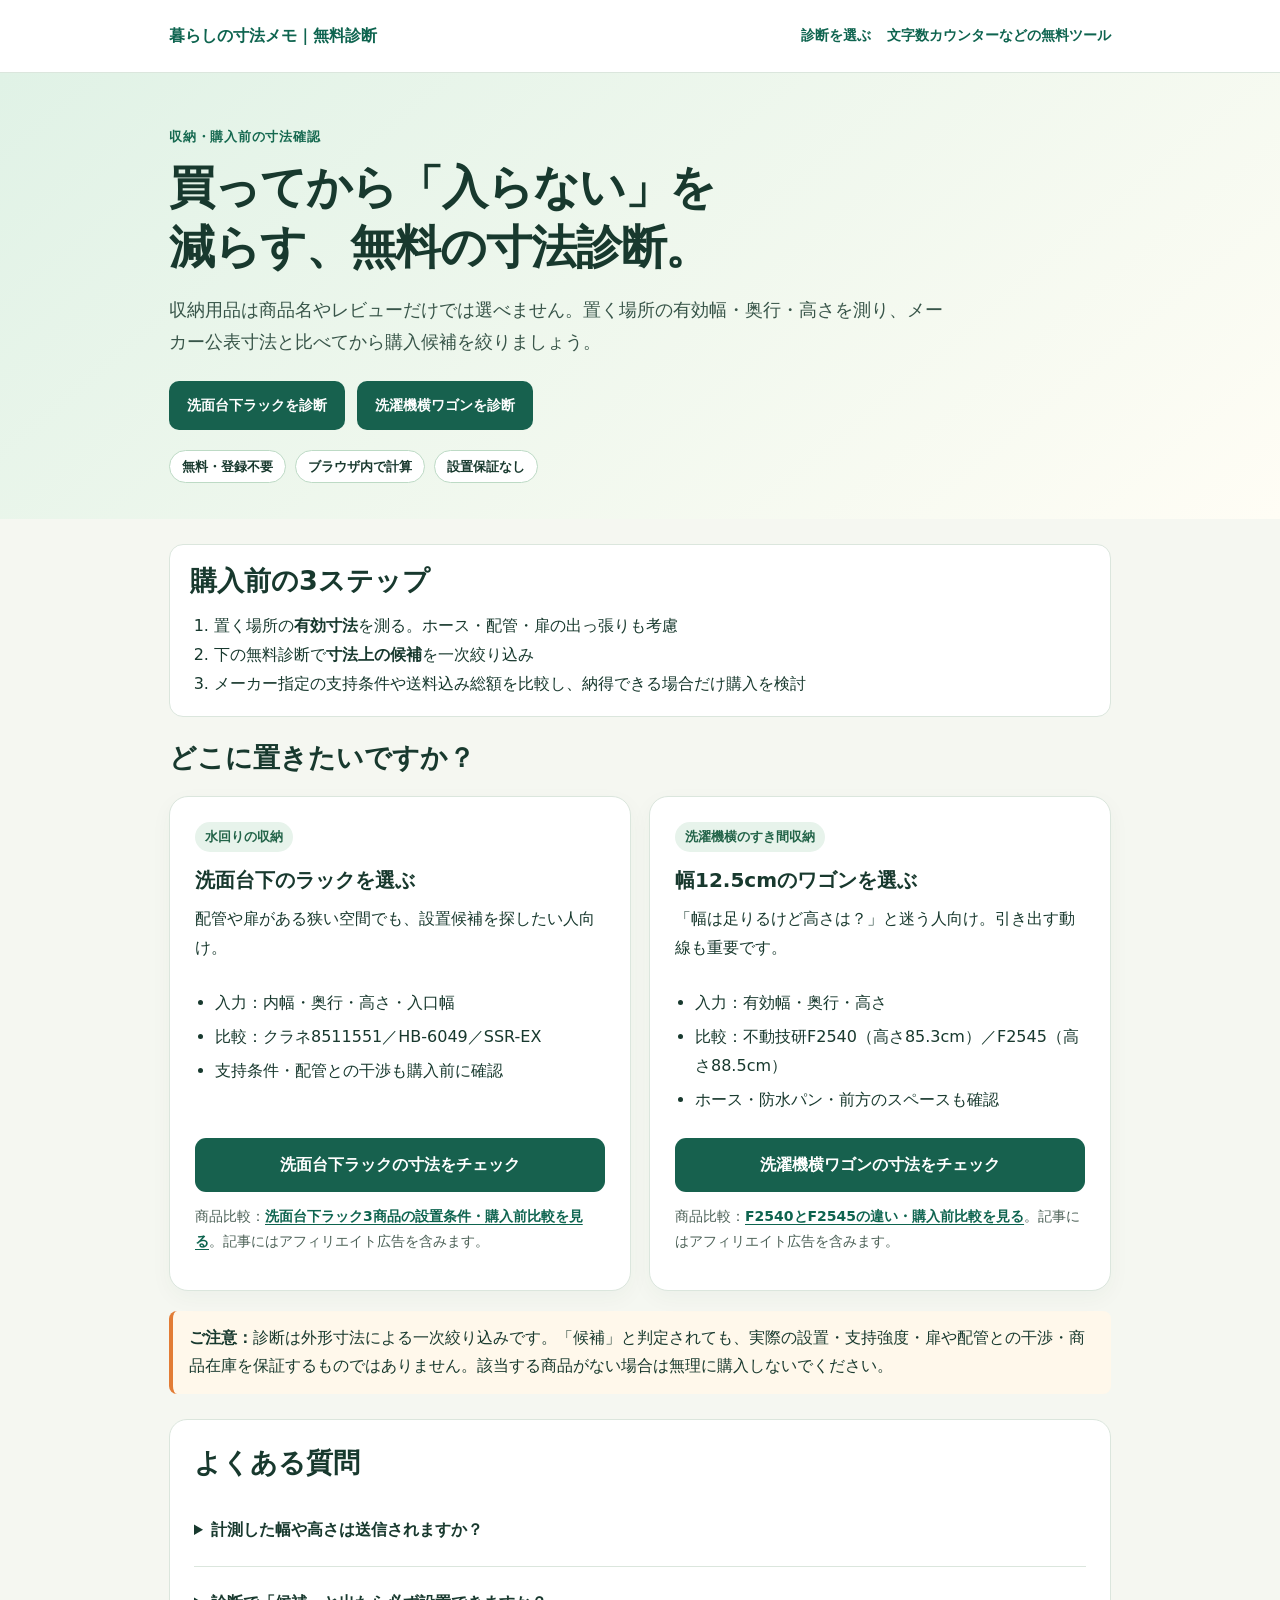
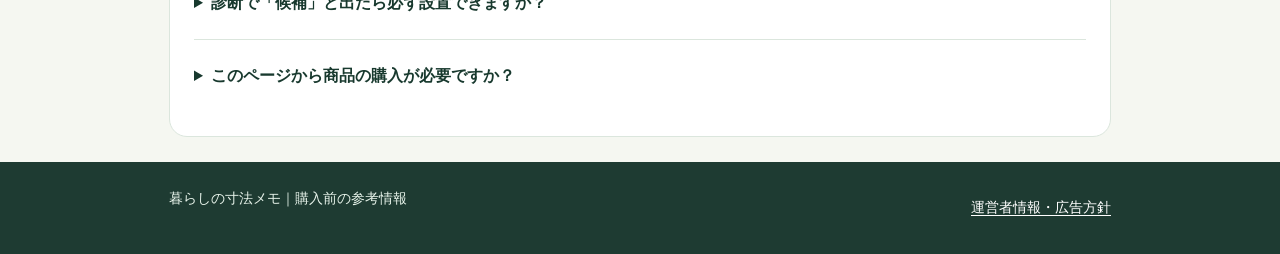
<file: kurashi/index.html>
<!doctype html>
<html lang="ja">
<head>
<meta charset="utf-8">
<meta name="viewport" content="width=device-width, initial-scale=1">
<meta name="theme-color" content="#175d4b">
<meta name="description" content="収納用品を買う前に、幅・奥行・高さ・入口幅を無料で確認。洗面台下ラック3製品と洗濯機横の12.5cmワゴン2製品をメーカー仕様から寸法比較。登録不要・購入不要。">
<meta http-equiv="Content-Security-Policy" content="default-src 'self'; script-src 'self' https://tracker.metricool.com; style-src 'self' 'unsafe-inline'; img-src 'self' data: https://tracker.metricool.com; connect-src https://tracker.metricool.com; object-src 'none'; base-uri 'none'; form-action 'none'">
<title>収納の寸法チェック一覧｜洗面台下ラック・洗濯機横ワゴンの無料診断</title>
<link rel="canonical" href="https://yamamotatsu.github.io/free-web-tools/kurashi/">
<meta property="og:type" content="website">
<meta property="og:locale" content="ja_JP">
<meta property="og:title" content="買う前に、収納サイズをチェック｜無料寸法診断">
<meta property="og:description" content="2つの収納診断で、買う前のサイズ不安を解消。洗面台下ラックと洗濯機横ワゴン、まずは有効寸法から。">
<meta property="og:url" content="https://yamamotatsu.github.io/free-web-tools/kurashi/">
<style>
:root{color-scheme:light;--bg:#f5f7f1;--ink:#18392e;--green:#17614e;--muted:#4c6157;--line:#dbe6dd;--light:#e7f3eb;--orange:#e27c35}
*{box-sizing:border-box}html{scroll-behavior:smooth}body{margin:0;background:var(--bg);font:16px/1.8 system-ui,-apple-system,"Noto Sans JP",sans-serif;color:var(--ink)}
a{color:#0e644f;text-underline-offset:3px}a:focus-visible{outline:3px solid #ce9237;outline-offset:4px}h1,h2,h3,p{overflow-wrap:anywhere}h1{font-size:clamp(30px,5vw,46px);line-height:1.3;letter-spacing:-.025em;margin:10px 0 16px}h2{font-size:clamp(22px,3vw,27px);line-height:1.4;margin:0 0 12px}h3{font-size:20px;line-height:1.5;margin:0}p{margin:10px 0}
.wrap{max-width:980px;padding:0 19px;margin:auto}
header{background:white;border-bottom:1px solid var(--line)}header .wrap{display:flex;align-items:center;justify-content:space-between;gap:12px;padding-top:14px;padding-bottom:14px}header a{font-weight:800;text-decoration:none}nav{display:flex;gap:16px;flex-wrap:wrap;font-size:14px}nav a{font-weight:600}
.hero{padding:42px 0 36px;background:linear-gradient(140deg,#e0f2e6,#fffdf5)}
.kicker{font-size:13px;letter-spacing:.06em;font-weight:850;color:#166950}.lead{font-size:18px;max-width:780px;color:#385549}
.quick-start{display:flex;flex-wrap:wrap;gap:12px;margin-top:22px}.quick-start a{display:flex;align-items:center;justify-content:center;padding:12px 18px;min-height:48px;background:var(--green);color:white;border-radius:10px;font-weight:800;text-decoration:none}@media(max-width:540px){.quick-start a{width:100%}}
.pills{display:flex;flex-wrap:wrap;gap:9px;margin-top:20px}.pills span{border:1px solid #bddac5;border-radius:100px;background:white;font-size:13px;font-weight:750;padding:4px 12px}
main{padding-bottom:44px}.step{background:#fff;border:1px solid var(--line);border-radius:14px;padding:17px 20px;margin:25px 0 22px}.step ol{margin:10px 0 0;padding-left:24px}
.cards{display:grid;grid-template-columns:repeat(2,minmax(0,1fr));gap:18px;margin:20px 0}.card{display:flex;flex-direction:column;min-width:0;background:white;border:1px solid var(--line);border-radius:19px;padding:25px;box-shadow:0 7px 22px rgba(30,65,40,.04)}.tag{display:inline-block;align-self:start;color:#236449;background:var(--light);border-radius:100px;padding:3px 10px;font-size:13px;font-weight:800;margin-bottom:13px}
.card ul{padding-left:20px;margin:12px 0 18px}.card li{margin:5px 0}
.action{display:block;text-decoration:none;text-align:center;background:var(--green);color:white;border-radius:11px;padding:13px 15px;font-weight:850;min-height:48px;margin-top:auto}.action:hover{background:#0e4939;color:white}
.sub{font-size:14px;color:var(--muted);margin-top:12px}.sub a{font-weight:700}
.notice{background:#fff8eb;border-left:4px solid var(--orange);border-radius:8px;padding:13px 16px;margin:20px 0}
.faq{background:white;border:1px solid var(--line);border-radius:18px;padding:24px;margin:25px 0}details{border-top:1px solid var(--line);padding:14px 0}details:first-of-type{border-top:0}summary{font-weight:800;cursor:pointer}
footer{padding:24px 0;background:#1e3b32;color:#e7f3ea;font-size:14px}footer .wrap{display:flex;flex-wrap:wrap;justify-content:space-between;gap:10px}footer a{color:#fff}
@media(max-width:700px){.cards{grid-template-columns:1fr}header .wrap{align-items:flex-start;flex-direction:column}.hero{padding:30px 0}.lead{font-size:16px}.card{padding:21px}}
@media(prefers-reduced-motion:reduce){html{scroll-behavior:auto}}
</style>
<script src="visit-analytics.js" defer></script>
<link rel="stylesheet" href="diagnosis-ux.css?v=20261114-a11y2">
</head>
<body>
<a class="skip-link" href="#main-content">本文へスキップ</a>
<header><div class="wrap"><a href="./" aria-current="page">暮らしの寸法メモ｜無料診断</a><nav aria-label="ページ内・関連ページ"><a href="#choose">診断を選ぶ</a><a href="../">文字数カウンターなどの無料ツール</a></nav></div></header>
<section class="hero"><div class="wrap">
<p class="kicker">収納・購入前の寸法確認</p>
<h1>買ってから「入らない」を<br>減らす、無料の寸法診断。</h1>
<p class="lead">収納用品は商品名やレビューだけでは選べません。置く場所の有効幅・奥行・高さを測り、メーカー公表寸法と比べてから購入候補を絞りましょう。</p>
<nav class="quick-start" aria-label="診断を始める"><a href="rack-fit/">洗面台下ラックを診断</a><a href="smartwagon-fit/">洗濯機横ワゴンを診断</a></nav>
<div class="pills"><span>無料・登録不要</span><span>ブラウザ内で計算</span><span>設置保証なし</span></div>
</div></section>
<main id="main-content" class="wrap" tabindex="-1">
<section class="step" aria-labelledby="step-heading"><h2 id="step-heading">購入前の3ステップ</h2><ol><li>置く場所の<strong>有効寸法</strong>を測る。ホース・配管・扉の出っ張りも考慮</li><li>下の無料診断で<strong>寸法上の候補</strong>を一次絞り込み</li><li>メーカー指定の支持条件や送料込み総額を比較し、納得できる場合だけ購入を検討</li></ol></section>
<section id="choose" aria-labelledby="choose-heading"><h2 id="choose-heading">どこに置きたいですか？</h2>
<div class="cards">
<article class="card"><span class="tag">水回りの収納</span><h3>洗面台下のラックを選ぶ</h3>
<p>配管や扉がある狭い空間でも、設置候補を探したい人向け。</p>
<ul><li>入力：内幅・奥行・高さ・入口幅</li><li>比較：クラネ8511551／HB-6049／SSR-EX</li><li>支持条件・配管との干渉も購入前に確認</li></ul>
<a class="action" href="rack-fit/">洗面台下ラックの寸法をチェック</a>
<p class="sub">商品比較：<a href="https://kurashi-sunpo.hatenablog.com/entry/2026/11/05/160657?utm_source=free_web_tools&amp;utm_medium=hub&amp;utm_campaign=kurashi_hub_v1&amp;utm_content=rack_comparison">洗面台下ラック3商品の設置条件・購入前比較を見る</a>。記事にはアフィリエイト広告を含みます。</p>
</article>
<article class="card"><span class="tag">洗濯機横のすき間収納</span><h3>幅12.5cmのワゴンを選ぶ</h3>
<p>「幅は足りるけど高さは？」と迷う人向け。引き出す動線も重要です。</p>
<ul><li>入力：有効幅・奥行・高さ</li><li>比較：不動技研F2540（高さ85.3cm）／F2545（高さ88.5cm）</li><li>ホース・防水パン・前方のスペースも確認</li></ul>
<a class="action" href="smartwagon-fit/">洗濯機横ワゴンの寸法をチェック</a>
<p class="sub">商品比較：<a href="https://kurashi-sunpo.hatenablog.com/entry/smartwagon-f2540-f2545?utm_source=free_web_tools&amp;utm_medium=hub&amp;utm_campaign=kurashi_hub_v1&amp;utm_content=smartwagon_comparison">F2540とF2545の違い・購入前比較を見る</a>。記事にはアフィリエイト広告を含みます。</p>
</article>
</div></section>
<p class="notice"><strong>ご注意：</strong>診断は外形寸法による一次絞り込みです。「候補」と判定されても、実際の設置・支持強度・扉や配管との干渉・商品在庫を保証するものではありません。該当する商品がない場合は無理に購入しないでください。</p>
<section class="faq" aria-labelledby="faq-heading"><h2 id="faq-heading">よくある質問</h2>
<details><summary>計測した幅や高さは送信されますか？</summary><p>診断の入力数値はブラウザ内で計算し、保存・外部送信しません。閲覧状況の把握にはCookieを使用しないMetricoolを利用し、閲覧ページのURL・アクセス元やIPアドレス等の技術情報が送信されます。診断フォームに入力した数値は送信しません。</p></details>
<details><summary>診断で「候補」と出たら必ず設置できますか？</summary><p>いいえ。幅などの外形寸法が合っても、製品の組立・荷重・配管・壁や床の条件・搬入経路によって設置できない場合があります。</p></details>
<details><summary>このページから商品の購入が必要ですか？</summary><p>いいえ。診断は無料で、購入は任意です。比較記事の一部にはアフィリエイト広告が含まれ、購入等で運営者に報酬が発生する場合があります。</p></details>
</section>
</main>
<footer><div class="wrap"><span>暮らしの寸法メモ｜購入前の参考情報</span><a href="https://kurashi-sunpo.hatenablog.com/about">運営者情報・広告方針</a></div></footer>
</body>
</html>
</file>
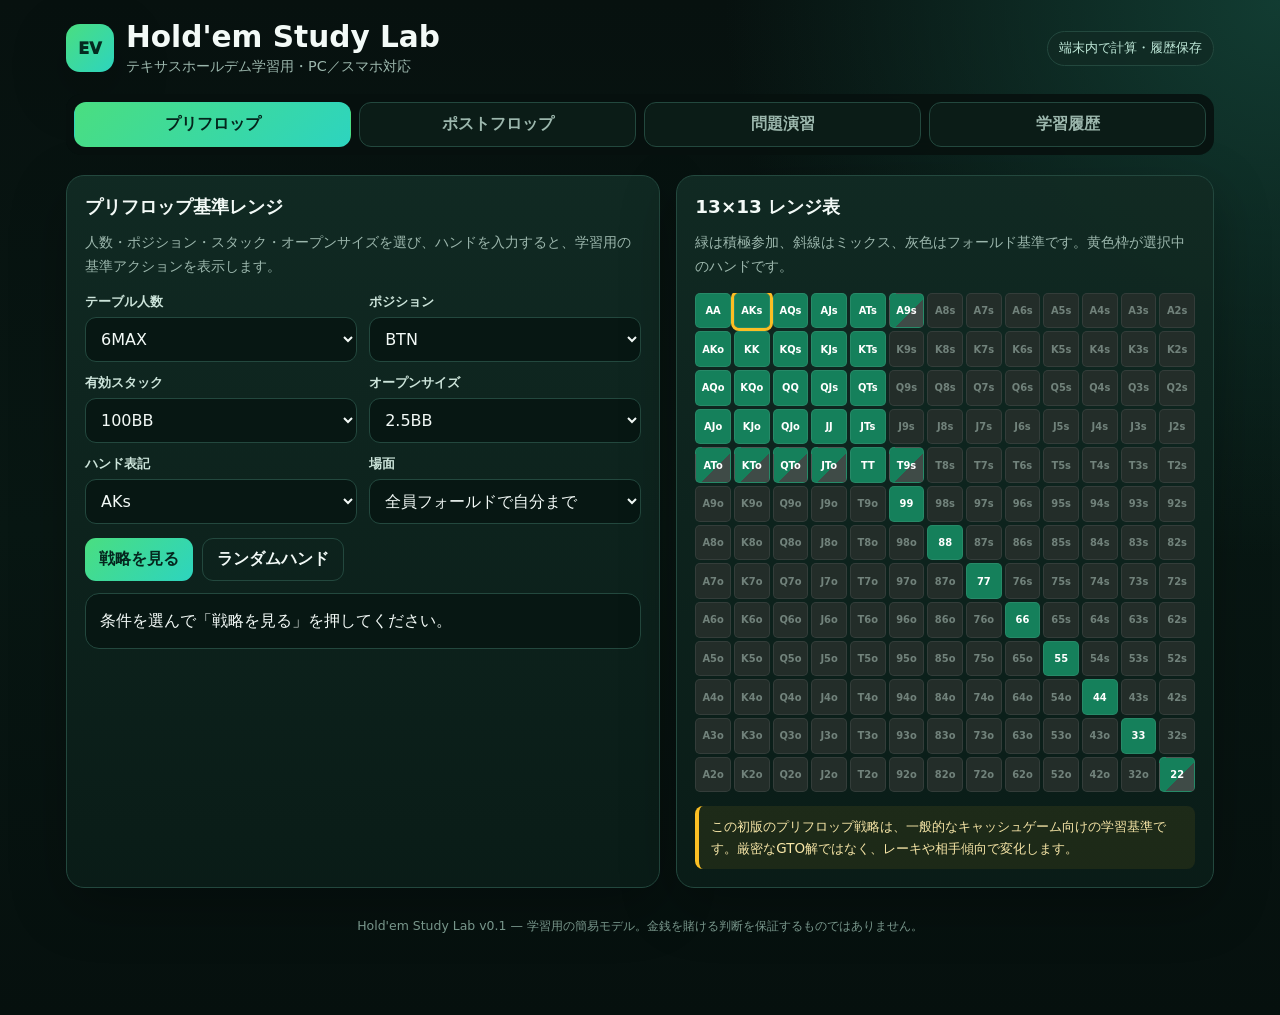
<file: poker-trainer/index.html>
<!doctype html>
<html lang="ja">
<head>
  <meta charset="utf-8" />
  <meta name="viewport" content="width=device-width, initial-scale=1, viewport-fit=cover" />
  <meta name="theme-color" content="#071a16" />
  <meta name="description" content="テキサスホールデムのプリフロップとポストフロップを学ぶ、PC・スマホ対応の学習ツール" />
  <link rel="manifest" href="./manifest.webmanifest" />
  <link rel="icon" href="./icon-192.png" />
  <title>Hold'em Study Lab</title>
  <style>
    :root{
      --bg:#07110f;--panel:#0d201b;--panel2:#112a23;--line:#23483e;--text:#f3faf7;
      --muted:#9cb7ad;--accent:#4ade80;--accent2:#2dd4bf;--warn:#fbbf24;--bad:#fb7185;
      --card:#f8fafc;--ink:#0f172a;--shadow:0 18px 55px rgba(0,0,0,.28);--radius:18px;
    }
    *{box-sizing:border-box}
    html{scroll-behavior:smooth}
    body{margin:0;background:radial-gradient(circle at top right,#123c32 0,transparent 34%),linear-gradient(180deg,#07110f,#081713 52%,#06100e);color:var(--text);font-family:Inter,"Noto Sans JP",system-ui,-apple-system,BlinkMacSystemFont,"Segoe UI",sans-serif;min-height:100vh}
    button,select,input{font:inherit}
    button{cursor:pointer}
    .shell{max-width:1180px;margin:0 auto;padding:20px 16px 80px}
    header{display:flex;justify-content:space-between;gap:16px;align-items:center;margin-bottom:18px}
    .brand{display:flex;align-items:center;gap:12px}
    .logo{width:48px;height:48px;border-radius:14px;background:linear-gradient(135deg,var(--accent),var(--accent2));display:grid;place-items:center;color:#042a20;font-weight:950;box-shadow:var(--shadow)}
    h1{font-size:clamp(1.25rem,3vw,1.85rem);margin:0}.subtitle{color:var(--muted);font-size:.9rem;margin-top:3px}
    .badge{border:1px solid var(--line);background:rgba(17,42,35,.8);padding:8px 11px;border-radius:999px;color:#bfe9d9;font-size:.8rem;white-space:nowrap}
    .tabs{display:grid;grid-template-columns:repeat(4,1fr);gap:8px;margin:14px 0 20px;position:sticky;top:0;z-index:20;padding:8px;background:rgba(7,17,15,.9);backdrop-filter:blur(15px);border-radius:16px}
    .tab{border:1px solid var(--line);background:#0b1c17;color:var(--muted);padding:11px 8px;border-radius:12px;font-weight:800}
    .tab.active{color:#04251c;background:linear-gradient(135deg,var(--accent),var(--accent2));border-color:transparent}
    .view{display:none}.view.active{display:block}
    .grid{display:grid;grid-template-columns:1.05fr .95fr;gap:16px}
    .panel{background:linear-gradient(180deg,rgba(17,42,35,.96),rgba(10,28,23,.96));border:1px solid var(--line);border-radius:var(--radius);padding:18px;box-shadow:var(--shadow)}
    .panel h2,.panel h3{margin:0 0 12px}.panel h2{font-size:1.15rem}.panel h3{font-size:1rem;color:#dff7ee}
    .hint{margin:0 0 14px;color:var(--muted);line-height:1.65;font-size:.9rem}
    .form-grid{display:grid;grid-template-columns:repeat(2,minmax(0,1fr));gap:12px}
    label{display:block;color:#cce4da;font-size:.83rem;font-weight:750;margin-bottom:6px}
    select,input[type=number],input[type=range]{width:100%}
    select,input[type=number]{background:#071713;color:var(--text);border:1px solid var(--line);border-radius:11px;padding:11px;outline:none}
    select:focus,input:focus{border-color:var(--accent2);box-shadow:0 0 0 3px rgba(45,212,191,.12)}
    .actions{display:flex;flex-wrap:wrap;gap:9px;margin-top:14px}
    .btn{border:1px solid var(--line);background:#132e27;color:var(--text);border-radius:11px;padding:10px 14px;font-weight:850}
    .btn:hover{transform:translateY(-1px)}.btn.primary{background:linear-gradient(135deg,var(--accent),var(--accent2));color:#05261e;border:0}.btn.danger{background:#3a1720;border-color:#6c2938}.btn.ghost{background:transparent}
    .card-picker{display:grid;grid-template-columns:repeat(13,1fr);gap:4px;margin-top:10px}
    .rank-btn{padding:8px 2px;border-radius:8px;border:1px solid var(--line);background:#0b1c17;color:#dcefe7;font-size:.78rem;font-weight:800}
    .rank-btn.selected{background:var(--accent2);color:#05251d;border-color:transparent}
    .cards-row{display:flex;flex-wrap:wrap;gap:8px;min-height:58px;align-items:center}
    .playing-card{width:44px;height:58px;background:var(--card);color:var(--ink);border-radius:8px;padding:5px;display:flex;flex-direction:column;justify-content:space-between;font-weight:950;box-shadow:0 5px 14px rgba(0,0,0,.25);border:2px solid #dce3e8}
    .playing-card.red{color:#dc2626}.playing-card small{text-align:right;font-size:1.05rem}
    .empty-card{width:44px;height:58px;border:1px dashed #3b6659;border-radius:8px;display:grid;place-items:center;color:#668d80}
    .deck{display:grid;grid-template-columns:repeat(13,1fr);gap:4px;margin-top:10px}
    .deck-card{border:1px solid #d4dde2;background:#f8fafc;color:#111827;border-radius:7px;padding:7px 2px;font-size:.72rem;font-weight:900}.deck-card.red{color:#dc2626}.deck-card.used{opacity:.22;pointer-events:none}.deck-card.selected{outline:3px solid var(--accent2);transform:translateY(-2px)}
    .metric-grid{display:grid;grid-template-columns:repeat(3,1fr);gap:10px;margin:12px 0}
    .metric{background:#071713;border:1px solid var(--line);border-radius:12px;padding:12px}.metric span{display:block;color:var(--muted);font-size:.75rem}.metric strong{display:block;margin-top:5px;font-size:1.16rem}
    .result-box{background:#071713;border:1px solid var(--line);border-radius:14px;padding:14px;margin-top:12px;line-height:1.65}
    .result-good{border-color:#2f8e68}.result-warn{border-color:#9a7a22}.result-bad{border-color:#964050}
    .strategy-table{width:100%;border-collapse:collapse;margin-top:12px}.strategy-table th,.strategy-table td{padding:10px 8px;border-bottom:1px solid var(--line);text-align:left;font-size:.86rem}.strategy-table th{color:var(--muted)}
    .bar{height:8px;background:#1e3f35;border-radius:999px;overflow:hidden;margin-top:5px}.bar>i{display:block;height:100%;background:linear-gradient(90deg,var(--accent2),var(--accent));border-radius:inherit}
    .range-grid{display:grid;grid-template-columns:repeat(13,1fr);gap:3px;overflow:auto}.range-cell{aspect-ratio:1;min-width:34px;border:1px solid rgba(255,255,255,.08);border-radius:5px;display:grid;place-items:center;font-size:.62rem;font-weight:850;background:#17241f;color:#9bb2aa}.range-cell.raise{background:#15805b;color:white}.range-cell.mixed{background:linear-gradient(135deg,#15805b 58%,#3f4b47 58%);color:white}.range-cell.fold{background:#232d29;color:#71827b}.range-cell.current{outline:3px solid var(--warn);z-index:2}
    .quiz-card{background:radial-gradient(circle at 70% 15%,rgba(74,222,128,.18),transparent 35%),#071713;border:1px solid var(--line);border-radius:16px;padding:18px}.quiz-title{font-size:1.2rem;font-weight:900}.quiz-meta{color:var(--muted);margin:6px 0 16px}.action-grid{display:grid;grid-template-columns:repeat(3,1fr);gap:9px}.action-btn{padding:14px 8px;border-radius:12px;border:1px solid var(--line);background:#123128;color:white;font-weight:900}.action-btn:hover{border-color:var(--accent)}
    .history-list{display:grid;gap:9px}.history-item{display:flex;justify-content:space-between;gap:12px;align-items:center;background:#071713;border:1px solid var(--line);border-radius:12px;padding:11px}.history-item small{color:var(--muted)}
    .progress{height:12px;background:#18352d;border-radius:999px;overflow:hidden}.progress i{height:100%;display:block;background:linear-gradient(90deg,var(--accent2),var(--accent))}
    .notice{border-left:4px solid var(--warn);padding:10px 12px;background:rgba(251,191,36,.08);color:#f7e6a7;border-radius:8px;font-size:.84rem;line-height:1.6}
    .sr-only{position:absolute;width:1px;height:1px;padding:0;margin:-1px;overflow:hidden;clip:rect(0,0,0,0);white-space:nowrap;border:0}
    footer{color:#78968b;text-align:center;padding:30px 0 0;font-size:.78rem}
    @media(max-width:820px){.grid{grid-template-columns:1fr}.tabs{grid-template-columns:repeat(2,1fr)}.metric-grid{grid-template-columns:1fr 1fr}.form-grid{grid-template-columns:1fr 1fr}.deck{grid-template-columns:repeat(7,1fr)}.action-grid{grid-template-columns:1fr 1fr 1fr}.badge{display:none}}
    @media(max-width:480px){.shell{padding:12px 10px 70px}.panel{padding:14px}.form-grid{grid-template-columns:1fr}.metric-grid{grid-template-columns:1fr 1fr}.range-cell{min-width:30px;font-size:.56rem}.action-grid{grid-template-columns:1fr}.deck{grid-template-columns:repeat(6,1fr)}}
  </style>
</head>
<body>
  <div class="shell">
    <header>
      <div class="brand"><div class="logo">EV</div><div><h1>Hold'em Study Lab</h1><div class="subtitle">テキサスホールデム学習用・PC／スマホ対応</div></div></div>
      <div class="badge">端末内で計算・履歴保存</div>
    </header>

    <nav class="tabs" aria-label="主要メニュー">
      <button class="tab active" data-view="preflop">プリフロップ</button>
      <button class="tab" data-view="postflop">ポストフロップ</button>
      <button class="tab" data-view="quiz">問題演習</button>
      <button class="tab" data-view="history">学習履歴</button>
    </nav>

    <main>
      <section id="preflop" class="view active">
        <div class="grid">
          <div class="panel">
            <h2>プリフロップ基準レンジ</h2>
            <p class="hint">人数・ポジション・スタック・オープンサイズを選び、ハンドを入力すると、学習用の基準アクションを表示します。</p>
            <div class="form-grid">
              <div><label for="pfPlayers">テーブル人数</label><select id="pfPlayers"><option value="6">6MAX</option><option value="9">9MAX</option></select></div>
              <div><label for="pfPosition">ポジション</label><select id="pfPosition"></select></div>
              <div><label for="pfStack">有効スタック</label><select id="pfStack"><option value="20">20BB</option><option value="40">40BB</option><option value="60">60BB</option><option value="100" selected>100BB</option></select></div>
              <div><label for="pfSize">オープンサイズ</label><select id="pfSize"><option value="2">2BB</option><option value="2.5" selected>2.5BB</option><option value="3">3BB</option></select></div>
              <div><label for="pfHand">ハンド表記</label><select id="pfHand"></select></div>
              <div><label for="pfScenario">場面</label><select id="pfScenario"><option value="rfi">全員フォールドで自分まで</option><option value="vsopen">前から1人オープン</option></select></div>
            </div>
            <div class="actions"><button class="btn primary" id="pfAnalyze">戦略を見る</button><button class="btn ghost" id="pfRandom">ランダムハンド</button></div>
            <div id="pfResult" class="result-box" aria-live="polite">条件を選んで「戦略を見る」を押してください。</div>
          </div>
          <div class="panel">
            <h2>13×13 レンジ表</h2>
            <p class="hint">緑は積極参加、斜線はミックス、灰色はフォールド基準です。黄色枠が選択中のハンドです。</p>
            <div id="rangeGrid" class="range-grid"></div>
            <div class="notice" style="margin-top:14px">この初版のプリフロップ戦略は、一般的なキャッシュゲーム向けの学習基準です。厳密なGTO解ではなく、レーキや相手傾向で変化します。</div>
          </div>
        </div>
      </section>

      <section id="postflop" class="view">
        <div class="grid">
          <div class="panel">
            <h2>ポストフロップ EVラボ</h2>
            <p class="hint">カードを選び、相手をランダムレンジと仮定してモンテカルロ計算します。ベットEVは、相手のフォールド率を含む簡易モデルです。</p>
            <h3>自分のカード（2枚）</h3><div id="heroCards" class="cards-row"></div>
            <h3 style="margin-top:14px">ボード（フロップ3枚、任意でターン・リバー）</h3><div id="boardCards" class="cards-row"></div>
            <div id="deck" class="deck"></div>
            <div class="actions"><button class="btn danger" id="clearCards">カードをクリア</button><button class="btn ghost" id="randomCards">ランダムに配る</button></div>
          </div>
          <div class="panel">
            <h2>計算条件</h2>
            <div class="form-grid">
              <div><label for="streetPosition">自分の立場</label><select id="streetPosition"><option>BTN（インポジション）</option><option>BB（アウトポジション）</option><option>その他</option></select></div>
              <div><label for="villainCount">相手人数</label><select id="villainCount"><option value="1">1人</option><option value="2">2人</option><option value="3">3人</option></select></div>
              <div><label for="potSize">現在ポット（BB）</label><input id="potSize" type="number" min="0.5" step="0.5" value="5.5" /></div>
              <div><label for="betSize">検討ベットサイズ</label><select id="betSize"><option value="25">25%</option><option value="33" selected>33%</option><option value="50">50%</option><option value="75">75%</option><option value="125">125%</option></select></div>
              <div><label for="foldEquity">相手フォールド率：<span id="feLabel">35%</span></label><input id="foldEquity" type="range" min="0" max="90" value="35" /></div>
              <div><label for="iterations">試行回数</label><select id="iterations"><option value="2000">高速 2,000回</option><option value="7000" selected>通常 7,000回</option><option value="20000">高精度 20,000回</option></select></div>
            </div>
            <div class="actions"><button class="btn primary" id="runEquity">勝率・EVを計算</button></div>
            <div id="calcStatus" class="hint" style="margin-top:10px"></div>
            <div id="equityMetrics" class="metric-grid">
              <div class="metric"><span>エクイティ</span><strong>—</strong></div><div class="metric"><span>勝率</span><strong>—</strong></div><div class="metric"><span>引分率</span><strong>—</strong></div>
            </div>
            <div id="evResult" class="result-box">自分のカード2枚と、フロップ3枚以上を選択してください。</div>
          </div>
        </div>
      </section>

      <section id="quiz" class="view">
        <div class="grid">
          <div class="panel">
            <h2>プリフロップ問題演習</h2>
            <p class="hint">現在の基準レンジから問題をランダム生成します。回答は端末内に保存されます。</p>
            <div id="quizBox" class="quiz-card"></div>
          </div>
          <div class="panel">
            <h2>現在の成績</h2>
            <div class="metric-grid"><div class="metric"><span>回答数</span><strong id="quizCount">0</strong></div><div class="metric"><span>正解率</span><strong id="quizAccuracy">—</strong></div><div class="metric"><span>連続正解</span><strong id="quizStreak">0</strong></div></div>
            <div class="progress"><i id="accuracyBar" style="width:0%"></i></div>
            <div id="quizFeedback" class="result-box">回答すると、ここに解説が表示されます。</div>
          </div>
        </div>
      </section>

      <section id="history" class="view">
        <div class="grid">
          <div class="panel">
            <h2>学習履歴</h2><p class="hint">履歴はこのブラウザのlocalStorageに保存されています。</p>
            <div id="historyList" class="history-list"></div>
            <div class="actions"><button class="btn danger" id="clearHistory">履歴を削除</button><button class="btn ghost" id="exportHistory">JSONで書き出す</button></div>
          </div>
          <div class="panel">
            <h2>この初版でできること</h2>
            <table class="strategy-table"><tbody>
              <tr><th>プリフロップ</th><td>6MAX／9MAX、各ポジション、20〜100BB、RFI・対オープン</td></tr>
              <tr><th>ポストフロップ</th><td>1〜3人の相手に対する勝率・エクイティ計算</td></tr>
              <tr><th>ベット</th><td>25／33／50／75／125%ポットの簡易EV比較</td></tr>
              <tr><th>保存</th><td>問題演習の成績を端末内保存</td></tr>
              <tr><th>共有</th><td>GitHub PagesのURLを友人に送れば利用可能</td></tr>
            </tbody></table>
            <div class="notice" style="margin-top:14px">オンラインポーカー中のリアルタイム補助ではなく、プレー後の復習・学習用途として利用してください。</div>
          </div>
        </div>
      </section>
    </main>
    <footer>Hold'em Study Lab v0.1 — 学習用の簡易モデル。金銭を賭ける判断を保証するものではありません。</footer>
  </div>

<script>
'use strict';
const ranks=['A','K','Q','J','T','9','8','7','6','5','4','3','2'];
const suits=['s','h','d','c'];
const suitSymbols={s:'♠',h:'♥',d:'♦',c:'♣'};
const rankValue={2:2,3:3,4:4,5:5,6:6,7:7,8:8,9:9,T:10,J:11,Q:12,K:13,A:14};
const positions6=['UTG','HJ','CO','BTN','SB','BB'];
const positions9=['UTG','UTG+1','MP','LJ','HJ','CO','BTN','SB','BB'];
let selectedHero=[], selectedBoard=[];
let quizState=null;
const $=id=>document.getElementById(id);

function allHands(){const out=[];for(let i=0;i<13;i++){for(let j=0;j<13;j++){if(i===j)out.push(ranks[i]+ranks[j]);else if(i<j)out.push(ranks[i]+ranks[j]+'s');else out.push(ranks[j]+ranks[i]+'o')}}return out}
const hands169=allHands();

function handStrength(hand){
  const pair=hand.length===2, suited=hand.endsWith('s');
  const r1=rankValue[hand[0]], r2=rankValue[hand[1]];
  if(pair) return 45+r1*3.4;
  const high=Math.max(r1,r2), low=Math.min(r1,r2), gap=high-low-1;
  let score=high*3+low*1.25+(suited?7:0)-(Math.max(0,gap)*3.4);
  if(high===14) score+=4;
  if(high>=11&&low>=10) score+=6;
  if(gap===0) score+=3;
  if(low<=5&&high===14&&suited) score+=2;
  return score;
}
function threshold(players,pos,stack,size,scenario){
  const order=players===6?positions6:positions9; const idx=order.indexOf(pos);
  let base=players===6?[74,68,61,51,57,64][Math.max(0,idx)]:[80,77,73,69,66,60,49,57,65][Math.max(0,idx)];
  if(stack<=20) base-=3; else if(stack===40) base-=1;
  if(size>=3) base+=2; else if(size===2) base-=1;
  if(scenario==='vsopen') base+=14;
  return base;
}
function classifyHand(hand,opts){
  const score=handStrength(hand), th=threshold(opts.players,opts.pos,opts.stack,opts.size,opts.scenario);
  const premium=score>=th+13;
  if(score>=th+4) return {action:opts.scenario==='rfi'?'Raise':'3Bet',mix:100,score,th,tier:'raise',premium};
  if(score>=th-2) return {action:opts.scenario==='rfi'?'Raise / Fold':'Call / 3Bet',mix:Math.round(45+(score-th)*8),score,th,tier:'mixed',premium};
  if(opts.scenario==='vsopen'&&score>=th-7) return {action:'Call / Fold',mix:35,score,th,tier:'mixed',premium:false};
  return {action:'Fold',mix:0,score,th,tier:'fold',premium:false};
}
function updatePositions(){const players=+$('pfPlayers').value, sel=$('pfPosition'), old=sel.value;sel.innerHTML='';(players===6?positions6:positions9).forEach(p=>sel.add(new Option(p,p)));if([...sel.options].some(o=>o.value===old))sel.value=old; else sel.value=players===6?'BTN':'BTN';renderRange()}
function populateHands(){hands169.forEach(h=>$('pfHand').add(new Option(h,h)));$('pfHand').value='AKs'}
function getPfOpts(){return {players:+$('pfPlayers').value,pos:$('pfPosition').value,stack:+$('pfStack').value,size:+$('pfSize').value,scenario:$('pfScenario').value}}
function renderRange(){const grid=$('rangeGrid');grid.innerHTML='';const opts=getPfOpts(), current=$('pfHand').value;hands169.forEach(h=>{const c=document.createElement('div'),r=classifyHand(h,opts);c.className='range-cell '+r.tier+(h===current?' current':'');c.textContent=h;c.title=`${h}: ${r.action}`;c.onclick=()=>{$('pfHand').value=h;renderRange();analyzePf()};grid.appendChild(c)})}
function analyzePf(){const hand=$('pfHand').value,opts=getPfOpts();if(opts.scenario==='rfi'&&opts.pos==='BB'){$('pfResult').className='result-box result-warn';$('pfResult').innerHTML='<strong>この場面では判断不要です。</strong><br>BBまで全員がフォールドした場合、通常はハンドが終了しています。BBを学ぶ場合は「前から1人オープン」を選んでください。';return}const r=classifyHand(hand,opts);let expl='';if(r.tier==='raise')expl=r.premium?'レンジ上位の強いハンドです。積極的なレイズ基準です。':'ポジションを考慮すると参加可能な強さです。';else if(r.tier==='mixed')expl='境界付近のハンドです。相手の傾向、レーキ、後ろの人数で頻度を調整します。';else expl='この条件では利益を出しにくく、フォールドが基準です。';$('pfResult').className='result-box '+(r.tier==='raise'?'result-good':r.tier==='mixed'?'result-warn':'result-bad');$('pfResult').innerHTML=`<strong>${hand}：${r.action}</strong><br>推奨参加頻度の目安：${r.tier==='raise'?'85〜100':r.tier==='mixed'?Math.max(15,Math.min(75,r.mix)):'0〜10'}%<br><span style="color:var(--muted)">${opts.players}MAX・${opts.pos}・${opts.stack}BB・${opts.size}BB／${opts.scenario==='rfi'?'RFI':'対オープン'}</span><br>${expl}`;renderRange()}

function cardObj(code){return {r:code[0],s:code[1],v:rankValue[code[0]],code}}
function renderPicked(){
  const make=(code)=>{const c=cardObj(code);return `<div class="playing-card ${c.s==='h'||c.s==='d'?'red':''}"><span>${c.r}</span><small>${suitSymbols[c.s]}</small></div>`};
  $('heroCards').innerHTML=selectedHero.map(make).join('')+Array(Math.max(0,2-selectedHero.length)).fill('<div class="empty-card">+</div>').join('');
  $('boardCards').innerHTML=selectedBoard.map(make).join('')+Array(Math.max(0,5-selectedBoard.length)).fill('<div class="empty-card">+</div>').join('');renderDeck();
}
function renderDeck(){const d=$('deck');d.innerHTML='';for(const r of ranks){for(const s of suits){const code=r+s,b=document.createElement('button');b.className='deck-card '+((s==='h'||s==='d')?'red ':'')+((selectedHero.includes(code)||selectedBoard.includes(code))?'used':'');b.textContent=r+suitSymbols[s];b.onclick=()=>selectCard(code);d.appendChild(b)}}}
function selectCard(code){if(selectedHero.includes(code)||selectedBoard.includes(code))return;if(selectedHero.length<2)selectedHero.push(code);else if(selectedBoard.length<5)selectedBoard.push(code);renderPicked()}
function clearCards(){selectedHero=[];selectedBoard=[];renderPicked();$('evResult').textContent='自分のカード2枚と、フロップ3枚以上を選択してください.'}
function shuffled(arr){const a=[...arr];for(let i=a.length-1;i>0;i--){const j=Math.floor(Math.random()*(i+1));[a[i],a[j]]=[a[j],a[i]]}return a}
function randomDeal(){const deck=shuffled(ranks.flatMap(r=>suits.map(s=>r+s)));selectedHero=deck.slice(0,2);selectedBoard=deck.slice(2,5);renderPicked()}

function combinations(arr,k){const res=[];function rec(start,cur){if(cur.length===k){res.push(cur.slice());return}for(let i=start;i<=arr.length-(k-cur.length);i++){cur.push(arr[i]);rec(i+1,cur);cur.pop()}}rec(0,[]);return res}
function evaluate5(cards){
  const vals=cards.map(c=>c.v).sort((a,b)=>b-a), counts={};vals.forEach(v=>counts[v]=(counts[v]||0)+1);
  const groups=Object.entries(counts).map(([v,c])=>({v:+v,c})).sort((a,b)=>b.c-a.c||b.v-a.v);
  const flush=cards.every(c=>c.s===cards[0].s);let uniq=[...new Set(vals)];if(uniq[0]===14)uniq.push(1);let straightHigh=0;for(let i=0;i<=uniq.length-5;i++){if(uniq[i]-uniq[i+4]===4){straightHigh=uniq[i];break}}
  const pack=(cat,t=[])=>([cat,...t,...Array(5).fill(0)].slice(0,6));
  if(flush&&straightHigh)return pack(8,[straightHigh]);
  if(groups[0].c===4)return pack(7,[groups[0].v,groups[1].v]);
  if(groups[0].c===3&&groups[1].c===2)return pack(6,[groups[0].v,groups[1].v]);
  if(flush)return pack(5,vals);
  if(straightHigh)return pack(4,[straightHigh]);
  if(groups[0].c===3)return pack(3,[groups[0].v,...groups.slice(1).map(g=>g.v).sort((a,b)=>b-a)]);
  if(groups[0].c===2&&groups[1].c===2){const ps=[groups[0].v,groups[1].v].sort((a,b)=>b-a);return pack(2,[...ps,groups[2].v])}
  if(groups[0].c===2)return pack(1,[groups[0].v,...groups.slice(1).map(g=>g.v).sort((a,b)=>b-a)]);
  return pack(0,vals);
}
function evaluate7(codes){const cs=codes.map(cardObj);let best=null;for(const combo of combinations(cs,5)){const v=evaluate5(combo);if(!best||compareRank(v,best)>0)best=v}return best}
function compareRank(a,b){for(let i=0;i<Math.max(a.length,b.length);i++){if((a[i]||0)!==(b[i]||0))return (a[i]||0)-(b[i]||0)}return 0}
function handName(rank){return ['ハイカード','ワンペア','ツーペア','スリーカード','ストレート','フラッシュ','フルハウス','フォーカード','ストレートフラッシュ'][rank[0]]}
function sleep(){return new Promise(r=>setTimeout(r,0))}
async function monteCarlo(hero,board,villains,iters,onProgress){
  const used=new Set([...hero,...board]),base=ranks.flatMap(r=>suits.map(s=>r+s)).filter(c=>!used.has(c));let wins=0,ties=0,losses=0;
  const needBoard=5-board.length, batch=250;
  for(let i=0;i<iters;i++){
    const draw=shuffled(base), fullBoard=[...board,...draw.slice(0,needBoard)];let idx=needBoard;const heroRank=evaluate7([...hero,...fullBoard]);let beaten=false,tiedCount=0;
    for(let v=0;v<villains;v++){const vr=evaluate7([draw[idx++],draw[idx++],...fullBoard]),cmp=compareRank(heroRank,vr);if(cmp<0){beaten=true;break}else if(cmp===0)tiedCount++}
    if(beaten)losses++;else if(tiedCount>0)ties++;else wins++;
    if(i%batch===0){onProgress(Math.round(i/iters*100));await sleep()}
  }
  return {wins,ties,losses,equity:(wins+ties/2)/iters,winRate:wins/iters,tieRate:ties/iters};
}
async function runEquity(){
  if(selectedHero.length!==2||selectedBoard.length<3){$('evResult').className='result-box result-bad';$('evResult').textContent='自分のカード2枚と、フロップ3枚以上を選択してください。';return}
  const btn=$('runEquity');btn.disabled=true;btn.textContent='計算中…';const iters=+$('iterations').value,villains=+$('villainCount').value;
  try{const res=await monteCarlo(selectedHero,selectedBoard,villains,iters,p=>{$('calcStatus').textContent=`計算中 ${p}%`});const pot=+$('potSize').value||0,size=+$('betSize').value/100,bet=pot*size,fe=+$('foldEquity').value/100;
    const checkEv=res.equity*pot;const calledEv=res.equity*(pot+2*bet)-bet;const betEv=fe*pot+(1-fe)*calledEv;const required=bet/(pot+2*bet);
    const hand=evaluate7([...selectedHero,...selectedBoard,...ranks.flatMap(r=>suits.map(s=>r+s)).filter(c=>![...selectedHero,...selectedBoard].includes(c)).slice(0,Math.max(0,5-selectedBoard.length))]);
    const m=$('equityMetrics').children;m[0].querySelector('strong').textContent=(res.equity*100).toFixed(1)+'%';m[1].querySelector('strong').textContent=(res.winRate*100).toFixed(1)+'%';m[2].querySelector('strong').textContent=(res.tieRate*100).toFixed(1)+'%';
    const better=betEv>checkEv?'Bet '+$('betSize').value+'%':'Check';$('evResult').className='result-box '+(Math.max(checkEv,betEv)>=0?'result-good':'result-bad');$('evResult').innerHTML=`<strong>簡易推奨：${better}</strong><br>Check EV（ショーダウン近似）：${checkEv.toFixed(2)}BB<br>Bet ${$('betSize').value}% EV：${betEv.toFixed(2)}BB<br>コールされた場合のEV：${calledEv.toFixed(2)}BB<br>ベット額：${bet.toFixed(2)}BB／損益分岐エクイティ：${(required*100).toFixed(1)}%<br><span style="color:var(--muted)">前提：相手レンジはランダム、フォールド率${Math.round(fe*100)}%、今後の追加ベットなし。実戦のGTO EVとは異なる簡易比較です。</span>`;
    $('calcStatus').textContent=`${iters.toLocaleString()}回の試行が完了しました。`;
  }catch(e){$('evResult').textContent='計算に失敗しました: '+e.message}finally{btn.disabled=false;btn.textContent='勝率・EVを計算'}
}

function loadHistory(){try{return JSON.parse(localStorage.getItem('pokerStudyHistory')||'[]')}catch{return []}}
function saveHistory(h){localStorage.setItem('pokerStudyHistory',JSON.stringify(h.slice(0,200)))}
function newQuiz(){const players=Math.random()<.75?6:9,allPositions=players===6?positions6:positions9,stack=[20,40,60,100][Math.floor(Math.random()*4)],size=[2,2.5,3][Math.floor(Math.random()*3)],scenario=Math.random()<.75?'rfi':'vsopen',positions=scenario==='rfi'?allPositions.filter(p=>p!=='BB'):allPositions,pos=positions[Math.floor(Math.random()*positions.length)],hand=hands169[Math.floor(Math.random()*hands169.length)],res=classifyHand(hand,{players,pos,stack,size,scenario});quizState={players,pos,stack,size,scenario,hand,res};$('quizBox').innerHTML=`<div class="quiz-title">${hand} をどうプレーする？</div><div class="quiz-meta">${players}MAX・${pos}・${stack}BB・${size}BB／${scenario==='rfi'?'全員フォールドで自分まで':'前から1人オープン'}</div><div class="action-grid"><button class="action-btn" data-answer="aggressive">${scenario==='rfi'?'Raise':'3Bet'}</button><button class="action-btn" data-answer="passive">${scenario==='rfi'?'Call':'Call'}</button><button class="action-btn" data-answer="fold">Fold</button></div>`;document.querySelectorAll('[data-answer]').forEach(b=>b.onclick=()=>answerQuiz(b.dataset.answer))}
function expectedBucket(r){return r.tier==='raise'?'aggressive':r.tier==='mixed'?(r.action.startsWith('Call')?'passive':'aggressive'):'fold'}
function answerQuiz(answer){if(!quizState)return;const expected=expectedBucket(quizState.res),correct=answer===expected||quizState.res.tier==='mixed'&&(answer==='passive'||answer==='aggressive');const h=loadHistory(),streak=correct?((h[0]?.streak||0)+1):0;h.unshift({date:new Date().toISOString(),hand:quizState.hand,spot:`${quizState.players}MAX ${quizState.pos} ${quizState.stack}BB`,answer,correct,expected:quizState.res.action,streak});saveHistory(h);$('quizFeedback').className='result-box '+(correct?'result-good':'result-bad');$('quizFeedback').innerHTML=`<strong>${correct?'正解・許容範囲です':'基準から外れています'}</strong><br>基準アクション：${quizState.res.action}<br>${quizState.res.tier==='mixed'?'境界ハンドなので複数アクションが許容されます。':'この条件での基準レンジに沿った判定です。'}`;updateStats();renderHistory();setTimeout(newQuiz,500)}
function updateStats(){const h=loadHistory(),correct=h.filter(x=>x.correct).length,acc=h.length?correct/h.length*100:0;$('quizCount').textContent=h.length;$('quizAccuracy').textContent=h.length?acc.toFixed(1)+'%':'—';$('quizStreak').textContent=h[0]?.streak||0;$('accuracyBar').style.width=acc+'%'}
function renderHistory(){const h=loadHistory(),box=$('historyList');if(!h.length){box.innerHTML='<div class="result-box">まだ履歴がありません。問題演習を始めてください。</div>';return}box.innerHTML=h.slice(0,30).map(x=>`<div class="history-item"><div><strong>${x.hand} — ${x.expected}</strong><br><small>${x.spot}・${new Date(x.date).toLocaleString('ja-JP')}</small></div><div style="font-weight:900;color:${x.correct?'var(--accent)':'var(--bad)'}">${x.correct?'○':'×'}</div></div>`).join('')}
function exportHistory(){const blob=new Blob([JSON.stringify(loadHistory(),null,2)],{type:'application/json'}),a=document.createElement('a');a.href=URL.createObjectURL(blob);a.download='poker-study-history.json';a.click();URL.revokeObjectURL(a.href)}

function init(){
  document.querySelectorAll('.tab').forEach(t=>t.onclick=()=>{document.querySelectorAll('.tab').forEach(x=>x.classList.remove('active'));document.querySelectorAll('.view').forEach(x=>x.classList.remove('active'));t.classList.add('active');$(t.dataset.view).classList.add('active')});
  populateHands();updatePositions();renderPicked();newQuiz();updateStats();renderHistory();
  ['pfPlayers','pfPosition','pfStack','pfSize','pfScenario','pfHand'].forEach(id=>$(id).addEventListener('change',()=>{if(id==='pfPlayers')updatePositions();else renderRange()}));
  $('pfAnalyze').onclick=analyzePf;$('pfRandom').onclick=()=>{$('pfHand').value=hands169[Math.floor(Math.random()*hands169.length)];analyzePf()};$('clearCards').onclick=clearCards;$('randomCards').onclick=randomDeal;$('runEquity').onclick=runEquity;$('foldEquity').oninput=e=>$('feLabel').textContent=e.target.value+'%';$('clearHistory').onclick=()=>{if(confirm('学習履歴を削除しますか？')){saveHistory([]);updateStats();renderHistory()}};$('exportHistory').onclick=exportHistory;
  if('serviceWorker'in navigator)window.addEventListener('load',()=>navigator.serviceWorker.register('./sw.js').catch(()=>{}));
}
init();
</script>
</body>
</html>
</file>
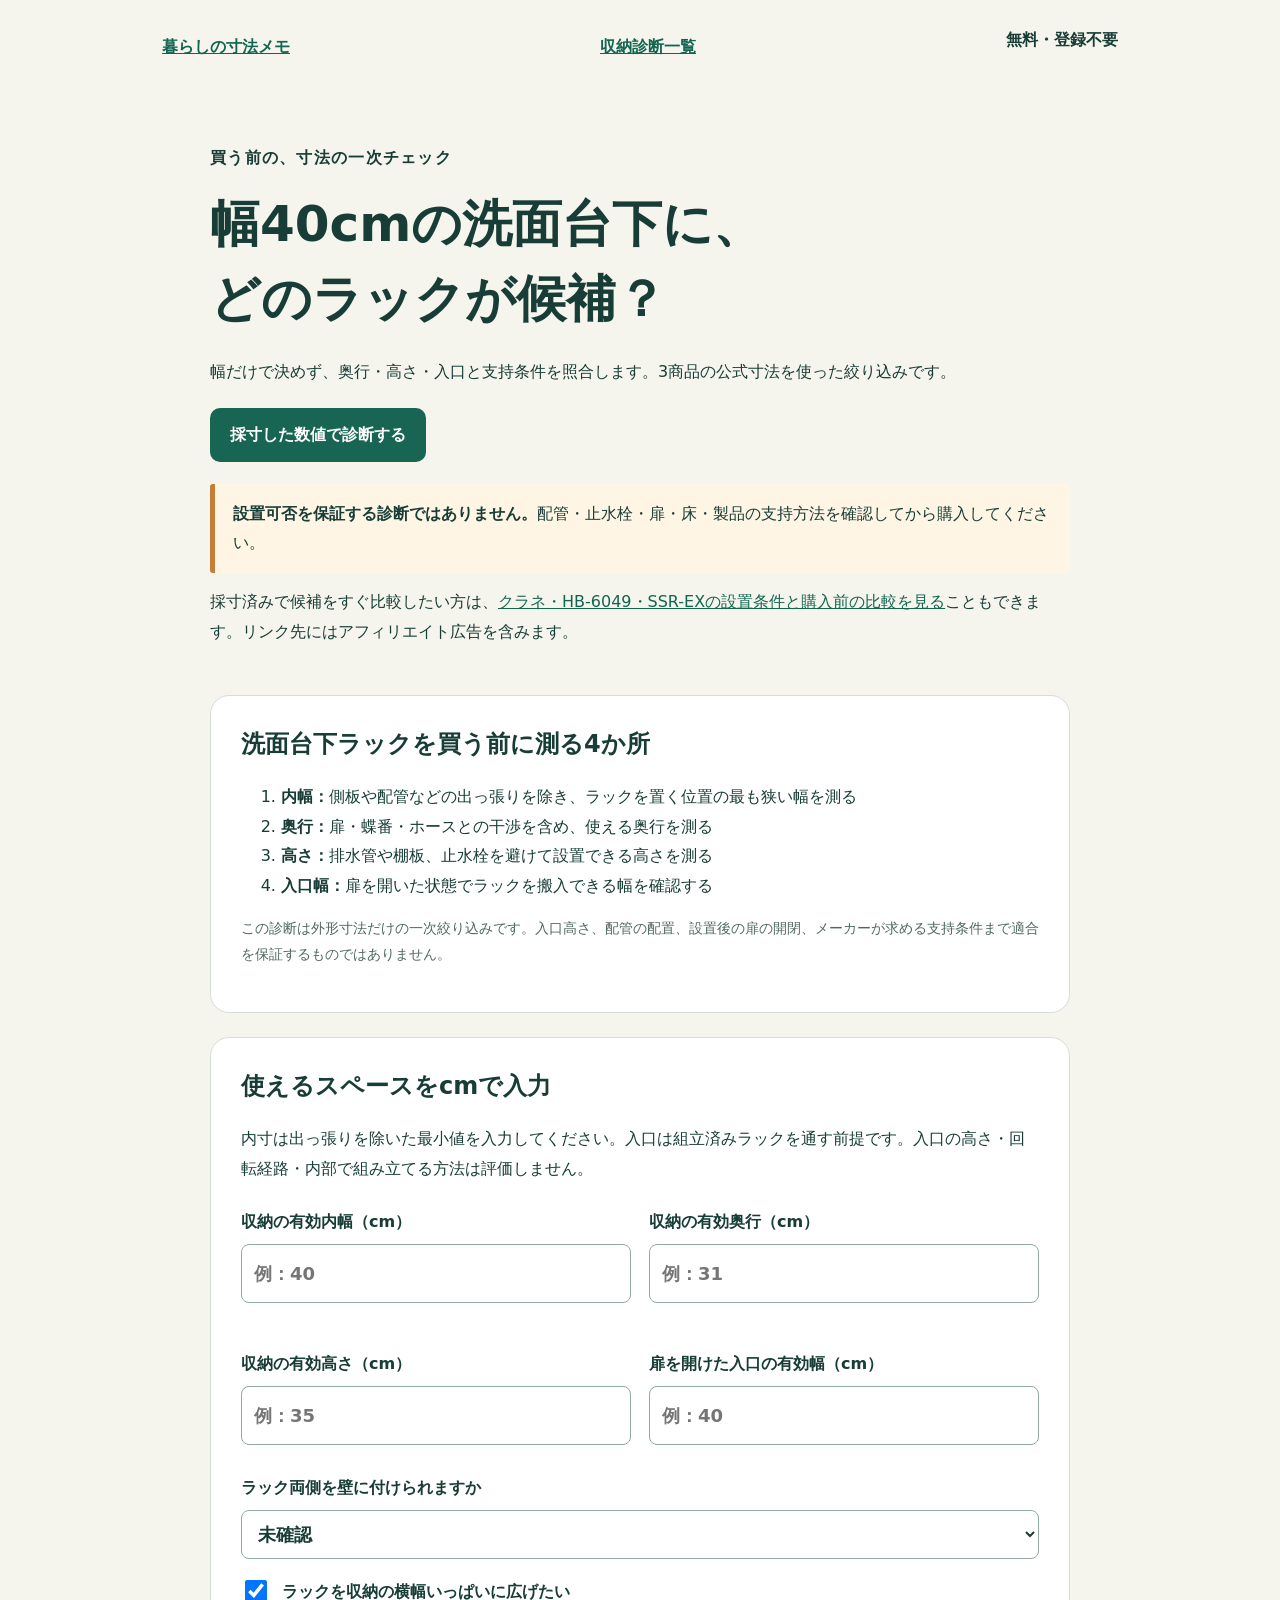
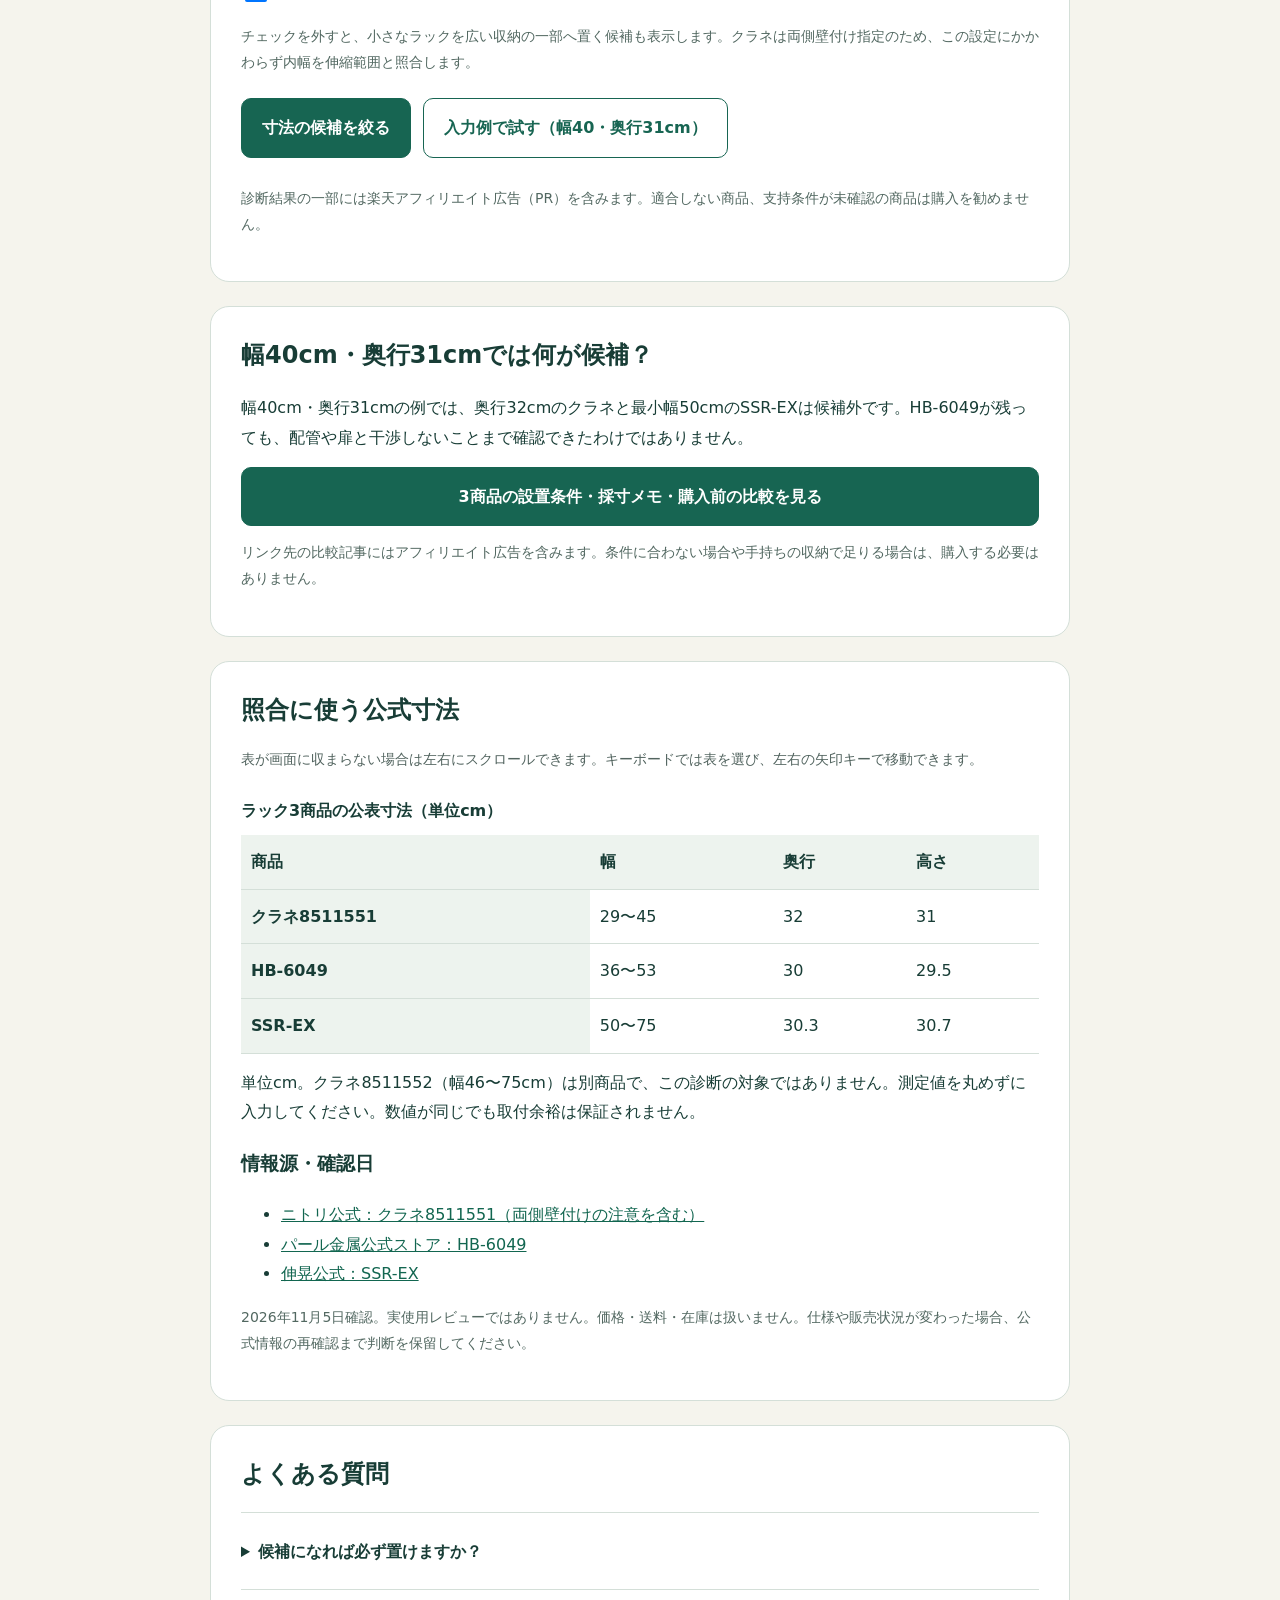
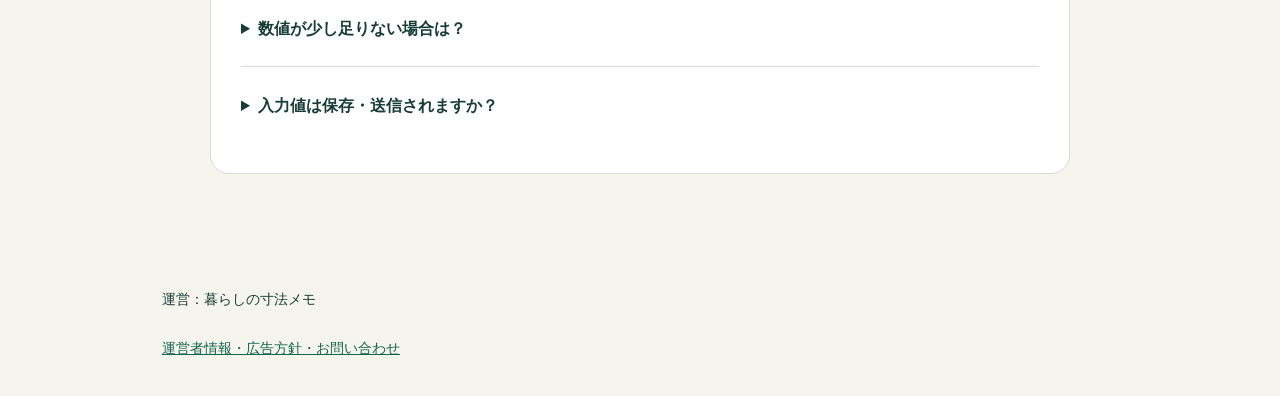
<file: kurashi/rack-fit/index.html>
<!doctype html>
<html lang="ja"><head><meta charset="utf-8"><meta name="viewport" content="width=device-width,initial-scale=1"><title>洗面台下ラックは幅40cmに入る？寸法チェック・3商品比較｜無料</title><meta name="description" content="洗面台下ラックは幅40cmに入る？収納の内幅・奥行・高さ・入口幅を測り、クラネ・パール金属HB-6049・Belca SSR-EXを無料で寸法比較。配管や扉との干渉など購入前の注意点も確認。"><meta http-equiv="Content-Security-Policy" content="default-src 'self'; script-src 'self' https://tracker.metricool.com https://www.googletagmanager.com; style-src 'self'; img-src 'self' data: https://tracker.metricool.com https://www.google-analytics.com; connect-src https://tracker.metricool.com https://www.google-analytics.com https://region1.google-analytics.com https://www.googletagmanager.com; object-src 'none'; base-uri 'none'; form-action 'none'"><link rel="canonical" href="https://yamamotatsu.github.io/free-web-tools/kurashi/rack-fit/"><meta property="og:type" content="website"><meta property="og:locale" content="ja_JP"><meta property="og:title" content="洗面台下ラックは幅40cmに入る？無料の寸法チェック"><meta property="og:description" content="4か所の有効寸法からクラネ・HB-6049・SSR-EXの一次候補を確認。配管・扉・支持条件もチェック。"><meta property="og:url" content="https://yamamotatsu.github.io/free-web-tools/kurashi/rack-fit/"><link rel="stylesheet" href="style.css?v=20261119-affiliate-cta"><script src="app.js?v=20261119-affiliate-cta" defer></script><script src="../visit-analytics.js" defer></script><script src="../diagnosis-events.js?v=20261127-ga4" defer></script><link rel="stylesheet" href="../diagnosis-ux.css?v=20261114-a11y2"><script src="../diagnosis-ux.js?v=20261114-a11y2" defer></script></head>
<body>
<a class="skip-link" href="#main-content">本文へスキップ</a><header><a href="https://kurashi-sunpo.hatenablog.com/">暮らしの寸法メモ</a><a href="../">収納診断一覧</a><span>無料・登録不要</span></header><main id="main-content" tabindex="-1"><section class="hero"><p class="eyebrow">買う前の、寸法の一次チェック</p><h1>幅40cmの洗面台下に、<br>どのラックが候補？</h1><p>幅だけで決めず、奥行・高さ・入口と支持条件を照合します。3商品の公式寸法を使った絞り込みです。</p><a class="start-action" href="#fit-form">採寸した数値で診断する</a><p class="notice"><strong>設置可否を保証する診断ではありません。</strong>配管・止水栓・扉・床・製品の支持方法を確認してから購入してください。</p><p class="comparison-shortcut">採寸済みで候補をすぐ比較したい方は、<a data-track-placement="early_shortcut" href="https://kurashi-sunpo.hatenablog.com/entry/2026/11/05/160657?utm_source=rack_fit_tool&amp;utm_medium=tool&amp;utm_campaign=kurashi_v61&amp;utm_content=early_shortcut">クラネ・HB-6049・SSR-EXの設置条件と購入前の比較を見る</a>こともできます。リンク先にはアフィリエイト広告を含みます。</p></section>
<section class="panel" aria-labelledby="measure-heading"><h2 id="measure-heading">洗面台下ラックを買う前に測る4か所</h2><ol><li><strong>内幅：</strong>側板や配管などの出っ張りを除き、ラックを置く位置の最も狭い幅を測る</li><li><strong>奥行：</strong>扉・蝶番・ホースとの干渉を含め、使える奥行を測る</li><li><strong>高さ：</strong>排水管や棚板、止水栓を避けて設置できる高さを測る</li><li><strong>入口幅：</strong>扉を開いた状態でラックを搬入できる幅を確認する</li></ol><p class="small">この診断は外形寸法だけの一次絞り込みです。入口高さ、配管の配置、設置後の扉の開閉、メーカーが求める支持条件まで適合を保証するものではありません。</p></section>
<section class="panel"><h2>使えるスペースをcmで入力</h2><p>内寸は出っ張りを除いた最小値を入力してください。入口は組立済みラックを通す前提です。入口の高さ・回転経路・内部で組み立てる方法は評価しません。</p><form id="fit-form" novalidate><div class="fields"><label>収納の有効内幅（cm）<input type="number" id="width" name="width" min="0.1" max="1000" step="any" inputmode="decimal" required placeholder="例：40"></label><label>収納の有効奥行（cm）<input type="number" name="depth" min="0.1" max="1000" step="any" inputmode="decimal" required placeholder="例：31"></label><label>収納の有効高さ（cm）<input type="number" name="height" min="0.1" max="1000" step="any" inputmode="decimal" required placeholder="例：35"></label><label>扉を開けた入口の有効幅（cm）<input type="number" name="opening" min="0.1" max="1000" step="any" inputmode="decimal" required placeholder="例：40"></label></div><label>ラック両側を壁に付けられますか<select name="walls"><option value="unknown">未確認</option><option value="yes">はい（両側に壁・側板あり）</option><option value="no">いいえ</option></select></label><label class="checkbox"><input type="checkbox" name="span" checked>ラックを収納の横幅いっぱいに広げたい</label><p class="small">チェックを外すと、小さなラックを広い収納の一部へ置く候補も表示します。クラネは両側壁付け指定のため、この設定にかかわらず内幅を伸縮範囲と照合します。</p><div class="actions"><button type="submit">寸法の候補を絞る</button><button type="button" id="example" class="secondary">入力例で試す（幅40・奥行31cm）</button></div></form><p id="status" role="status" aria-live="polite"></p><div id="results" role="region" aria-label="ラックの寸法診断結果"></div><p class="small">診断結果の一部には楽天アフィリエイト広告（PR）を含みます。適合しない商品、支持条件が未確認の商品は購入を勧めません。</p><noscript><p>このツールの計算にはJavaScriptが必要です。下の寸法表か比較記事をご利用ください。</p></noscript></section>
<section class="panel next"><h2>幅40cm・奥行31cmでは何が候補？</h2><p>幅40cm・奥行31cmの例では、奥行32cmのクラネと最小幅50cmのSSR-EXは候補外です。HB-6049が残っても、配管や扉と干渉しないことまで確認できたわけではありません。</p><a class="cta" data-track-placement="static_cta" href="https://kurashi-sunpo.hatenablog.com/entry/2026/11/05/160657?utm_source=rack_fit_tool&amp;utm_medium=tool&amp;utm_campaign=kurashi_v61">3商品の設置条件・採寸メモ・購入前の比較を見る</a><p class="small">リンク先の比較記事にはアフィリエイト広告を含みます。条件に合わない場合や手持ちの収納で足りる場合は、購入する必要はありません。</p></section>
<section class="panel"><h2>照合に使う公式寸法</h2><p class="table-hint" id="rack-table-help">表が画面に収まらない場合は左右にスクロールできます。キーボードでは表を選び、左右の矢印キーで移動できます。</p><div class="table-scroll" role="region" aria-label="ラック3商品の公式寸法表" aria-describedby="rack-table-help" tabindex="0"><table><caption>ラック3商品の公表寸法（単位cm）</caption><thead><tr><th scope="col">商品</th><th scope="col">幅</th><th scope="col">奥行</th><th scope="col">高さ</th></tr></thead><tbody><tr><th scope="row">クラネ8511551</th><td>29〜45</td><td>32</td><td>31</td></tr><tr><th scope="row">HB-6049</th><td>36〜53</td><td>30</td><td>29.5</td></tr><tr><th scope="row">SSR-EX</th><td>50〜75</td><td>30.3</td><td>30.7</td></tr></tbody></table></div><p>単位cm。クラネ8511552（幅46〜75cm）は別商品で、この診断の対象ではありません。測定値を丸めずに入力してください。数値が同じでも取付余裕は保証されません。</p><h3>情報源・確認日</h3><ul><li><a href="https://www.nitori-net.jp/ec/product/8511551/">ニトリ公式：クラネ8511551（両側壁付けの注意を含む）</a></li><li><a href="https://item.rakuten.co.jp/pearlmetalstore/4549308560497/">パール金属公式ストア：HB-6049</a></li><li><a href="https://www.shinko-inc.co.jp/belca/detail.php?id=224">伸晃公式：SSR-EX</a></li></ul><p class="small">2026年11月5日確認。実使用レビューではありません。価格・送料・在庫は扱いません。仕様や販売状況が変わった場合、公式情報の再確認まで判断を保留してください。</p></section>
<section class="panel"><h2>よくある質問</h2><details><summary>候補になれば必ず置けますか？</summary><p>いいえ。外形寸法による一次絞り込みです。配管の太さ・曲がり、横揺れ、床や支持条件、入口の高さ、扉の開閉や点検空間は別の確認が必要です。</p></details><details><summary>数値が少し足りない場合は？</summary><p>今回の前提では候補外にします。押し込む、ホースを圧迫する、メーカー指定範囲を超えて伸ばす、といった使い方はしないでください。</p></details><details><summary>入力値は保存・送信されますか？</summary><p>このツールは入力値をブラウザ内だけで処理し、保存や外部送信を行いません。閲覧状況の把握にはCookieを使用しないMetricoolとGoogle Analytics（GA4）を利用します。GA4では診断の開始・完了、比較記事や販売リンクへの遷移の回数を計測しますが、診断フォームに入力した数値は送信しません。</p></details></section></main><footer><p>運営：暮らしの寸法メモ</p><a href="https://kurashi-sunpo.hatenablog.com/about">運営者情報・広告方針・お問い合わせ</a></footer></body></html>
</file>
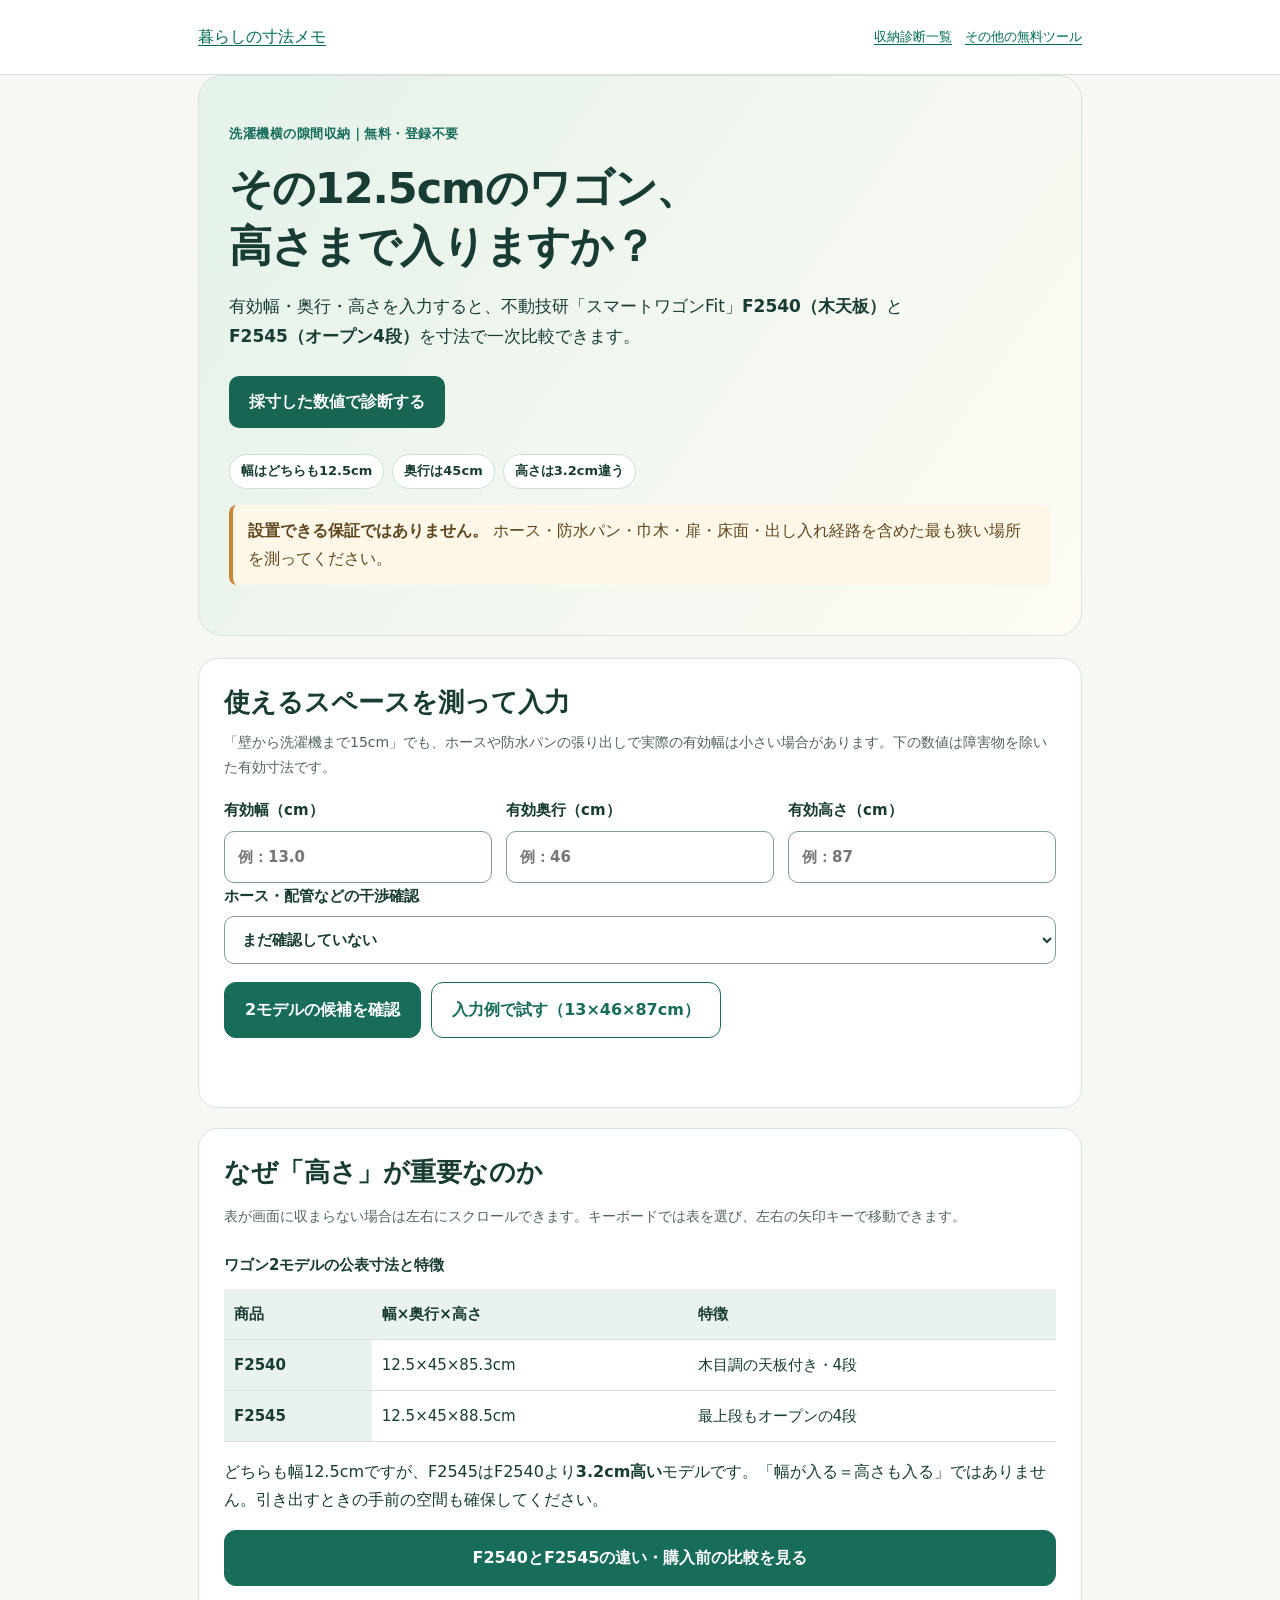
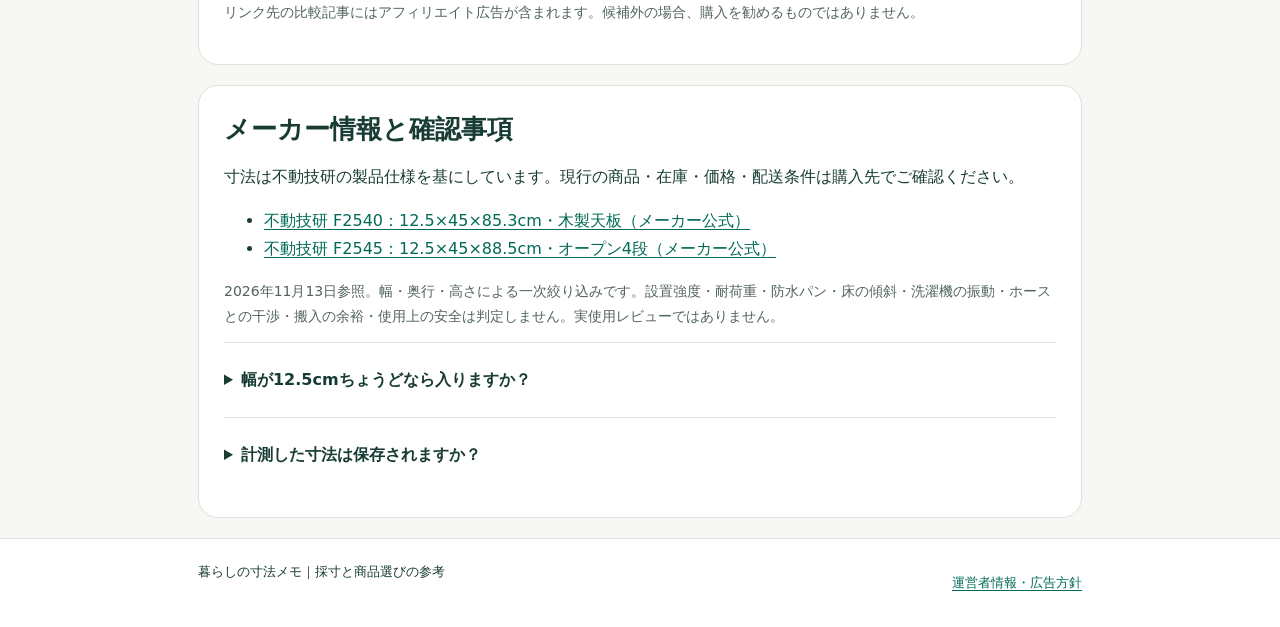
<file: kurashi/smartwagon-fit/index.html>
<!doctype html>
<html lang="ja">
<head>
<meta charset="utf-8">
<meta name="viewport" content="width=device-width, initial-scale=1">
<meta name="color-scheme" content="light">
<meta name="description" content="洗濯機横のすき間に幅12.5cmのスマートワゴンFitは入る？有効幅・奥行・高さを入力し、F2540（木天板・高さ85.3cm）とF2545（オープン4段・高さ88.5cm）の寸法上の候補を無料で比較。">
<meta http-equiv="Content-Security-Policy" content="default-src 'self'; img-src 'self' data: https://tracker.metricool.com https://www.google-analytics.com; style-src 'self' 'unsafe-inline'; script-src 'self' 'unsafe-inline' https://tracker.metricool.com https://www.googletagmanager.com; connect-src https://tracker.metricool.com https://www.google-analytics.com https://region1.google-analytics.com https://www.googletagmanager.com; object-src 'none'; base-uri 'none'; form-action 'none'">
<title>洗濯機横12.5cmの隙間収納｜F2540・F2545が入るか無料寸法チェック</title>
<link rel="canonical" href="https://yamamotatsu.github.io/free-web-tools/kurashi/smartwagon-fit/">
<meta property="og:type" content="website">
<meta property="og:locale" content="ja_JP">
<meta property="og:title" content="洗濯機横のすき間にワゴンは入る？F2540・F2545寸法チェック">
<meta property="og:description" content="幅・奥行・高さで2モデルを比較。ホース・防水パン・引き出す動線は別途確認。">
<meta property="og:url" content="https://yamamotatsu.github.io/free-web-tools/kurashi/smartwagon-fit/">
<style>
:root{color-scheme:light;--green:#176c5a;--ink:#183c34;--muted:#52645f;--border:#d8e3dc;--cream:#f7f8f3;--amber:#9f5b13}
*{box-sizing:border-box}
body{margin:0;background:var(--cream);color:var(--ink);font-family:system-ui,-apple-system,"Noto Sans JP",sans-serif;line-height:1.75}
a{color:#006b56;text-underline-offset:3px}
a:focus-visible,button:focus-visible,input:focus-visible,select:focus-visible{outline:3px solid #d4993a;outline-offset:3px}
.site{max-width:920px;margin:auto;padding:0 18px}
header{background:#fff;border-bottom:1px solid var(--border)}
header .site{display:flex;justify-content:space-between;gap:12px;align-items:center;padding-top:15px;padding-bottom:15px}
nav{font-size:13px}
main{padding-top:28px;padding-bottom:48px}
.hero{background:linear-gradient(125deg,#e4f2e9,#fefcf4);border:1px solid var(--border);border-radius:24px;padding:34px 30px;margin-bottom:22px}
.eyebrow{font-weight:800;font-size:13px;color:var(--green);letter-spacing:.04em}
h1{font-size:clamp(27px,4.6vw,43px);line-height:1.35;letter-spacing:-.025em;margin:10px 0 17px}
h2{font-size:clamp(21px,3.2vw,26px);line-height:1.4;margin:0 0 9px}
h3{font-size:19px;margin:0}
.lead{font-size:17px;max-width:720px}
.notice{background:#fff7e7;border-left:4px solid #c98534;padding:12px 15px;border-radius:8px;color:#5e471e}
.benefits{display:flex;gap:8px;flex-wrap:wrap;margin-top:18px}
.benefits span{border:1px solid #cce3d3;background:#fff;padding:5px 11px;border-radius:100px;font-weight:700;font-size:13px}
.panel{background:white;border:1px solid var(--border);border-radius:20px;padding:25px;margin-bottom:20px}
.grid{display:grid;grid-template-columns:repeat(3,minmax(0,1fr));gap:14px}
label{font-weight:700;font-size:15px;display:block}
input,select{font:inherit;display:block;width:100%;margin-top:7px;padding:12px 13px;border:1px solid #819d91;border-radius:10px;background:#fff;color:var(--ink);min-height:48px}
.help,.small{font-size:14px;color:var(--muted)}
.help{margin:10px 0 18px}
.controls{display:flex;flex-wrap:wrap;gap:10px;margin:18px 0 0}
button,.cta{font:inherit;font-weight:800;border-radius:12px;border:1px solid var(--green);padding:13px 20px;min-height:48px;cursor:pointer}
button.primary,.cta{background:var(--green);color:white}
button.secondary{background:white;color:var(--green)}
.cta{display:block;text-align:center;text-decoration:none;margin-top:12px}
.cta:hover,.primary:hover{background:#0d4c3e}
#status{font-weight:800;padding:6px 0;scroll-margin-top:20px}
#results{display:grid;gap:12px}
.product{border-radius:14px;border:1px solid var(--border);padding:18px;display:grid;gap:7px}
.product.yes{background:#eff8f0;border-color:#acd1b6}
.product.no{background:#f6f6f3;border-color:#d8d8d1}
.flag{display:inline-block;justify-self:start;border-radius:7px;padding:3px 9px;font-weight:800;font-size:13px;background:#fff}
.product.yes .flag{color:#126146}
.product.no .flag{color:#635f52}
.product p{margin:0}
.product ul{margin:0;padding-left:21px}
.product li{margin:4px 0}
.spec{font-weight:700}
.compare{overflow-x:auto}
table{width:100%;border-collapse:collapse;font-size:15px;min-width:500px}
th,td{border-bottom:1px solid var(--border);text-align:left;padding:12px 10px}
th{background:#eaf2ed}
details{border-top:1px solid var(--border);padding:15px 0}
summary{font-weight:700;cursor:pointer}
footer{border-top:1px solid var(--border);background:white;font-size:13px;padding:22px 0}
footer .site{display:flex;justify-content:space-between;gap:15px;flex-wrap:wrap}
@media(max-width:700px){.grid{grid-template-columns:1fr}.site{padding:0 14px}.hero{padding:26px 19px}.panel{padding:22px 17px}.controls button{width:100%}.lead{font-size:16px}}
</style>
<script src="../visit-analytics.js" defer></script><script src="../diagnosis-events.js?v=20261127-ga4" defer></script>
<link rel="stylesheet" href="../diagnosis-ux.css?v=20261114-a11y2"><script src="../diagnosis-ux.js?v=20261114-a11y2" defer></script></head>
<body>
<a class="skip-link" href="#main-content">本文へスキップ</a>
<header><div class="site"><a href="https://kurashi-sunpo.hatenablog.com/">暮らしの寸法メモ</a><nav><a href="../">収納診断一覧</a>　<a href="../../">その他の無料ツール</a></nav></div></header>
<main id="main-content" class="site" tabindex="-1">
<section class="hero" aria-labelledby="main-heading">
<p class="eyebrow">洗濯機横の隙間収納｜無料・登録不要</p>
<h1 id="main-heading">その12.5cmのワゴン、<br>高さまで入りますか？</h1>
<p class="lead">有効幅・奥行・高さを入力すると、不動技研「スマートワゴンFit」<strong>F2540（木天板）</strong>と<strong>F2545（オープン4段）</strong>を寸法で一次比較できます。</p>
<a class="start-action" href="#fit-form">採寸した数値で診断する</a>
<div class="benefits"><span>幅はどちらも12.5cm</span><span>奥行は45cm</span><span>高さは3.2cm違う</span></div>
<p class="notice"><strong>設置できる保証ではありません。</strong> ホース・防水パン・巾木・扉・床面・出し入れ経路を含めた最も狭い場所を測ってください。</p>
</section>
<section class="panel" aria-labelledby="form-heading">
<h2 id="form-heading">使えるスペースを測って入力</h2>
<p class="help">「壁から洗濯機まで15cm」でも、ホースや防水パンの張り出しで実際の有効幅は小さい場合があります。下の数値は障害物を除いた有効寸法です。</p>
<noscript><p class="notice">JavaScriptが無効なため診断計算はできません。下の公式寸法表と比較記事をご利用ください。</p></noscript>
<form id="fit-form" novalidate>
<div class="grid">
<label for="gap">有効幅（cm）<input id="gap" name="gap" type="number" inputmode="decimal" step="any" min="0.1" max="500" required placeholder="例：13.0"></label>
<label for="depth">有効奥行（cm）<input id="depth" name="depth" type="number" inputmode="decimal" step="any" min="0.1" max="500" required placeholder="例：46"></label>
<label for="height">有効高さ（cm）<input id="height" name="height" type="number" inputmode="decimal" step="any" min="0.1" max="500" required placeholder="例：87"></label>
</div>
<label for="obstacle">ホース・配管などの干渉確認<select id="obstacle" name="obstacle"><option value="unknown">まだ確認していない</option><option value="clear">ワゴンを置く範囲に干渉なしと確認</option><option value="blocked">干渉・出っ張りがある</option></select></label>
<div class="controls"><button class="primary" type="submit">2モデルの候補を確認</button><button class="secondary" id="example" type="button">入力例で試す（13×46×87cm）</button></div>
</form>
<p id="status" role="status" aria-live="polite"></p>
<div id="results" role="region" aria-label="ワゴンの寸法診断結果"></div>
</section>
<section class="panel" aria-labelledby="buy-heading">
<h2 id="buy-heading">なぜ「高さ」が重要なのか</h2>
<p class="table-hint" id="wagon-table-help">表が画面に収まらない場合は左右にスクロールできます。キーボードでは表を選び、左右の矢印キーで移動できます。</p><div class="compare" role="region" aria-label="F2540とF2545の公式寸法表" aria-describedby="wagon-table-help" tabindex="0"><table><caption>ワゴン2モデルの公表寸法と特徴</caption><thead><tr><th scope="col">商品</th><th scope="col">幅×奥行×高さ</th><th scope="col">特徴</th></tr></thead><tbody>
<tr><th scope="row">F2540</th><td>12.5×45×85.3cm</td><td>木目調の天板付き・4段</td></tr>
<tr><th scope="row">F2545</th><td>12.5×45×88.5cm</td><td>最上段もオープンの4段</td></tr>
</tbody></table></div>
<p>どちらも幅12.5cmですが、F2545はF2540より<strong>3.2cm高い</strong>モデルです。「幅が入る＝高さも入る」ではありません。引き出すときの手前の空間も確保してください。</p>
<a class="cta" data-track-placement="static_cta" href="https://kurashi-sunpo.hatenablog.com/entry/smartwagon-f2540-f2545?utm_source=free_web_tools&amp;utm_medium=tool&amp;utm_campaign=smartwagon_fit_v1&amp;utm_content=pre_compare">F2540とF2545の違い・購入前の比較を見る</a>
<p class="small">リンク先の比較記事にはアフィリエイト広告が含まれます。候補外の場合、購入を勧めるものではありません。</p>
</section>
<section class="panel" aria-labelledby="sources-heading">
<h2 id="sources-heading">メーカー情報と確認事項</h2>
<p>寸法は不動技研の製品仕様を基にしています。現行の商品・在庫・価格・配送条件は購入先でご確認ください。</p>
<ul>
<li><a href="https://www.fudogiken.co.jp/products/index.php/item?cell003=life-navi&amp;cell004=%E3%82%B9%E3%83%9E%E3%83%BC%E3%83%88%E3%83%AF%E3%82%B4%E3%83%B3&amp;id=50&amp;label=1&amp;name=%E3%82%B9%E3%83%9E%E3%83%BC%E3%83%88%E3%83%AF%E3%82%B4%E3%83%B3%EF%BC%A6%EF%BD%89%EF%BD%94%E3%80%80%EF%BC%B7%EF%BC%B4%EF%BC%94%EF%BC%95-%EF%BC%94%E6%AE%B5%E3%80%80%EF%BC%B7" rel="noopener">不動技研 F2540：12.5×45×85.3cm・木製天板（メーカー公式）</a></li>
<li><a href="https://www.fudogiken.co.jp/products/index.php/item?cell003=life-navi&amp;cell004=%E3%82%B9%E3%83%9E%E3%83%BC%E3%83%88%E3%83%AF%E3%82%B4%E3%83%B3&amp;id=49&amp;label=1&amp;name=%E3%82%B9%E3%83%9E%E3%83%BC%E3%83%88%E3%83%AF%E3%82%B4%E3%83%B3%EF%BC%A6%EF%BD%89%EF%BD%94%E3%80%80%EF%BC%94%EF%BC%95-%EF%BC%94%E6%AE%B5%E3%80%80++%EF%BC%A7%EF%BC%B2" rel="noopener">不動技研 F2545：12.5×45×88.5cm・オープン4段（メーカー公式）</a></li>
</ul>
<p class="small">2026年11月13日参照。幅・奥行・高さによる一次絞り込みです。設置強度・耐荷重・防水パン・床の傾斜・洗濯機の振動・ホースとの干渉・搬入の余裕・使用上の安全は判定しません。実使用レビューではありません。</p>
<details><summary>幅が12.5cmちょうどなら入りますか？</summary><p>公称幅と同じだけでは出し入れの余裕がありません。測定誤差、側板、ホース、床や壁の傾きを考慮し、余裕を確認してください。寸法上の「一次候補」と実際の設置可否は別です。</p></details>
<details><summary>計測した寸法は保存されますか？</summary><p>入力値はページ上のJavaScriptでのみ計算し、保存や外部送信を行いません。閲覧状況の把握にはCookieを使用しないMetricoolとGoogle Analytics（GA4）を利用します。GA4では診断の開始・完了、比較記事への遷移の回数を計測しますが、入力した数値は送信しません。</p></details>
</section>
</main>
<footer><div class="site"><span>暮らしの寸法メモ｜採寸と商品選びの参考</span><a href="https://kurashi-sunpo.hatenablog.com/about">運営者情報・広告方針</a></div></footer>
<script>
(function(){
"use strict";
const form=document.getElementById("fit-form");
const status=document.getElementById("status");
const results=document.getElementById("results");
const items=[
 {id:"f2540",name:"F2540｜木天板4段",width:12.5,depth:45,height:85.3,benefit:"低めの木目調天板付き。設置高さを抑えたい人向け。"},
 {id:"f2545",name:"F2545｜オープン4段",width:12.5,depth:45,height:88.5,benefit:"上段までオープンに使いたい人向け。"}
];
function readValue(key){
 const raw=form.elements.namedItem(key).value.trim();
 const n=Number(raw);
 if(!raw||!Number.isFinite(n)||n<=0||n>500){throw new Error("有効幅・奥行・高さに0より大きい500cm以下の数値を入力してください。");}
 return n;
}
function calculate(){
 const w=readValue("gap"),d=readValue("depth"),h=readValue("height");
 const obstacle=form.elements.namedItem("obstacle").value;
 if(!["clear","blocked","unknown"].includes(obstacle))throw new Error("干渉確認を選択してください。");
 return items.map(function(p){
  const misses=[];
  if(w<p.width)misses.push("有効幅が"+p.width+"cm未満");
  if(d<p.depth)misses.push("有効奥行が"+p.depth+"cm未満");
  if(h<p.height)misses.push("有効高さが"+p.height+"cm未満");
  const notes=[];
  if(w-p.width>=0&&w-p.width<0.5)notes.push("幅の余裕は0.5cm未満。実寸・出し入れ経路を再確認");
  if(d-p.depth>=0&&d-p.depth<0.5)notes.push("奥行の余裕は0.5cm未満。ホースや奥の壁を再確認");
  if(h-p.height>=0&&h-p.height<0.5)notes.push("高さの余裕は0.5cm未満。上部との干渉を再確認");
  if(obstacle==="blocked")misses.push("ホース・配管との干渉が確認されています。寸法が足りても購入前に配置を見直してください");
  if(obstacle==="unknown")notes.push("配管・ホース・防水パンなどの干渉が未確認");
  notes.push("床面、前方へ引き出す空間、洗濯機の振動は別途確認");
  const fit=misses.length===0;
  const canJumpToProductButton=fit&&obstacle==="clear"
   &&w-p.width>=0.5&&d-p.depth>=0.5&&h-p.height>=0.5;
  return {item:p,misses:misses,notes:notes,fit:fit,canJumpToProductButton:canJumpToProductButton};
 });
}
function make(tag,cls,str){
 const e=document.createElement(tag);
 if(cls)e.className=cls;
 if(str)e.textContent=str;
 return e;
}
function render(){
 results.replaceChildren();status.textContent="";
 try{
 const rows=calculate();
 const n=rows.filter(function(r){return r.fit;}).length;
 status.textContent=n+"モデルが寸法上の一次候補です。設置可能と断定する診断ではありません。";
 rows.sort(function(a,b){return Number(b.fit)-Number(a.fit);}).forEach(function(r){
  const c=make("article","product "+(r.fit?"yes":"no"));
  c.append(make("span","flag",r.fit?"寸法上の一次候補":"今回の寸法では候補外"));
  c.append(make("h3","",r.item.name));
  c.append(make("p","spec","幅"+r.item.width+" × 奥行"+r.item.depth+" × 高さ"+r.item.height+"cm"));
  c.append(make("p","",r.item.benefit));
  const ul=make("ul");
  r.misses.concat(r.notes).forEach(function(reason){ul.append(make("li","",reason));});
  c.append(ul);
  if(r.fit){
   const url=new URL("https://kurashi-sunpo.hatenablog.com/entry/smartwagon-f2540-f2545");
   url.searchParams.set("utm_source","free_web_tools");
   url.searchParams.set("utm_medium","tool");
   url.searchParams.set("utm_campaign","smartwagon_fit_v1");
   url.searchParams.set("utm_content",r.item.id+"_candidate");
   let linkText=r.item.name+"の購入前チェックと比較を見る";
   if(r.canJumpToProductButton){
    url.hash="rakuten-"+r.item.id;
    linkText=r.item.name+"の楽天販売リンクを比較記事で確認";
   }
   const a=make("a","cta",linkText);
   a.href=url.toString(); a.dataset.comparisonProduct=r.item.id; a.dataset.trackPlacement="result_card"; c.append(a);
  }
  results.append(c);
 });
 if(window.kurashiTrack)window.kurashiTrack("diagnosis_complete",{candidates:rows.filter(function(r){return r.fit;}).map(function(r){return r.item.id;}),candidate_count:rows.filter(function(r){return r.fit;}).length});
 }catch(e){status.textContent=e.message;}
 status.scrollIntoView({block:"start",behavior:"auto"});
}
form.addEventListener("submit",function(e){e.preventDefault();render();});
document.getElementById("example").addEventListener("click",function(){
 form.elements.namedItem("gap").value="13";
 form.elements.namedItem("depth").value="46";
 form.elements.namedItem("height").value="87";
 form.elements.namedItem("obstacle").value="unknown";
 render();
});
})();
</script>
</body>
</html>
</file>
<file: styles.css>
:root {
  color-scheme: light;
  --color-bg: #f5f7fa;
  --color-surface: #ffffff;
  --color-surface-muted: #f8fafc;
  --color-text: #172033;
  --color-text-muted: #526078;
  --color-border: #d8dee8;
  --color-primary: #1859b7;
  --color-primary-dark: #10458f;
  --color-primary-soft: #eaf2ff;
  --color-success: #176b45;
  --color-success-soft: #eaf7f0;
  --color-danger: #a52a2a;
  --color-danger-soft: #fff1f1;
  --shadow-card: 0 16px 42px rgba(27, 43, 70, 0.08);
  --radius-large: 18px;
  --radius-medium: 12px;
  --content-width: 1120px;
}

*,
*::before,
*::after {
  box-sizing: border-box;
}

html {
  scroll-behavior: smooth;
}

body {
  margin: 0;
  background: var(--color-bg);
  color: var(--color-text);
  font-family: -apple-system, BlinkMacSystemFont, "Segoe UI", "Noto Sans JP", "Yu Gothic", Meiryo, sans-serif;
  font-size: 16px;
  line-height: 1.75;
}

button,
textarea {
  font: inherit;
}

a {
  color: var(--color-primary);
  text-underline-offset: 0.2em;
}

a:hover {
  color: var(--color-primary-dark);
}

:focus-visible {
  outline: 3px solid #f3a712;
  outline-offset: 3px;
}

.skip-link {
  position: fixed;
  top: 8px;
  left: 8px;
  z-index: 100;
  padding: 10px 16px;
  border-radius: 8px;
  background: var(--color-text);
  color: #ffffff;
  transform: translateY(-150%);
}

.skip-link:focus {
  color: #ffffff;
  transform: translateY(0);
}

.container {
  width: min(calc(100% - 40px), var(--content-width));
  margin-inline: auto;
}

.narrow-container {
  max-width: 900px;
}

.site-header {
  position: relative;
  z-index: 10;
  border-bottom: 1px solid var(--color-border);
  background: rgba(255, 255, 255, 0.98);
}

.header-inner {
  display: flex;
  align-items: center;
  justify-content: space-between;
  width: min(calc(100% - 40px), var(--content-width));
  min-height: 72px;
  margin-inline: auto;
  gap: 24px;
}

.site-brand {
  display: inline-flex;
  align-items: center;
  gap: 10px;
  color: var(--color-text);
  font-size: 1.05rem;
  font-weight: 750;
  text-decoration: none;
  white-space: nowrap;
}

.site-brand:hover {
  color: var(--color-text);
}

.brand-mark {
  display: grid;
  width: 36px;
  height: 36px;
  place-items: center;
  border-radius: 10px;
  background: var(--color-primary);
  color: #ffffff;
  font-size: 1.05rem;
  line-height: 1;
}

.nav-list {
  display: flex;
  align-items: center;
  margin: 0;
  padding: 0;
  gap: 6px;
  list-style: none;
}

.nav-list a {
  display: block;
  padding: 10px 12px;
  border-radius: 8px;
  color: var(--color-text-muted);
  font-size: 0.92rem;
  font-weight: 650;
  text-decoration: none;
}

.nav-list a:hover,
.nav-list a[aria-current="page"] {
  background: var(--color-primary-soft);
  color: var(--color-primary-dark);
}

.hero {
  padding: 64px 0 38px;
  background: var(--color-surface);
  text-align: center;
}

.hero-inner {
  max-width: 840px;
}

.eyebrow,
.section-kicker {
  margin: 0 0 8px;
  color: var(--color-primary);
  font-size: 0.8rem;
  font-weight: 800;
  letter-spacing: 0.12em;
}

h1,
h2,
h3,
h4,
p {
  overflow-wrap: anywhere;
}

h1 {
  margin: 0;
  font-size: clamp(2rem, 5vw, 3.3rem);
  line-height: 1.25;
  letter-spacing: -0.025em;
}

.hero-lead {
  max-width: 720px;
  margin: 18px auto 0;
  color: var(--color-text-muted);
  font-size: clamp(1rem, 2vw, 1.15rem);
}

.privacy-note {
  display: inline-flex;
  align-items: flex-start;
  margin: 22px auto 0;
  padding: 9px 15px;
  gap: 8px;
  border: 1px solid #b9dfcb;
  border-radius: 999px;
  background: var(--color-success-soft);
  color: var(--color-success);
  font-size: 0.9rem;
  font-weight: 650;
}

.storage-discovery {
  max-width: 690px;
  margin: 20px auto 0;
  padding: 13px 15px;
  border: 1px solid #d8e6de;
  border-radius: 12px;
  background: #f2f8f4;
  color: #235741;
  font-size: 0.95rem;
  font-weight: 650;
  text-align: left;
}
.storage-discovery a { font-weight: 800; }

.tool-section {
  padding: 30px 0 72px;
  background: linear-gradient(to bottom, var(--color-surface) 0, var(--color-surface) 120px, var(--color-bg) 120px);
}

.tool-card {
  padding: clamp(22px, 4vw, 42px);
  border: 1px solid var(--color-border);
  border-radius: var(--radius-large);
  background: var(--color-surface);
  box-shadow: var(--shadow-card);
}

.section-heading {
  display: flex;
  align-items: flex-start;
  justify-content: space-between;
  margin-bottom: 20px;
  gap: 16px;
}

.section-heading h2,
.content-section h2 {
  margin: 0;
  font-size: clamp(1.55rem, 3vw, 2rem);
  line-height: 1.4;
}

.local-processing {
  display: inline-block;
  padding: 6px 11px;
  border-radius: 999px;
  background: var(--color-surface-muted);
  color: var(--color-text-muted);
  font-size: 0.78rem;
  font-weight: 700;
  white-space: nowrap;
}

.textarea-label {
  display: block;
  margin-bottom: 8px;
  font-weight: 750;
}

#text-input {
  display: block;
  width: 100%;
  min-height: 310px;
  padding: 18px;
  resize: vertical;
  border: 1px solid #aab5c5;
  border-radius: var(--radius-medium);
  background: #ffffff;
  color: var(--color-text);
  font-size: 1rem;
  line-height: 1.8;
}

#text-input::placeholder {
  color: #6c7789;
}

#text-input:hover {
  border-color: #77869b;
}

#text-input:focus {
  border-color: var(--color-primary);
  outline: 3px solid rgba(24, 89, 183, 0.18);
}

.field-help {
  margin: 8px 0 0;
  color: var(--color-text-muted);
  font-size: 0.88rem;
}

.button-row {
  display: flex;
  flex-wrap: wrap;
  margin-top: 18px;
  gap: 10px;
}

.button {
  min-height: 48px;
  padding: 10px 19px;
  border: 1px solid transparent;
  border-radius: 10px;
  cursor: pointer;
  font-weight: 750;
}

.button:hover {
  filter: brightness(0.96);
}

.button:active {
  transform: translateY(1px);
}

.button-primary {
  background: var(--color-primary);
  color: #ffffff;
}

.button-secondary {
  border-color: #98a6b8;
  background: #ffffff;
  color: var(--color-text);
}

.button-danger {
  border-color: #e0b4b4;
  background: var(--color-danger-soft);
  color: var(--color-danger);
}

.action-status {
  min-height: 30px;
  margin-top: 10px;
  padding: 3px 0;
  font-size: 0.92rem;
  font-weight: 700;
}

.action-status.is-success {
  color: var(--color-success);
}

.action-status.is-error {
  color: var(--color-danger);
}

.action-status.is-info {
  color: var(--color-text-muted);
}

.results {
  margin-top: 30px;
  padding-top: 28px;
  border-top: 1px solid var(--color-border);
}

.results-heading-row {
  display: flex;
  align-items: baseline;
  justify-content: space-between;
  margin-bottom: 14px;
  gap: 16px;
}

.results-heading-row h3,
.time-estimates h3 {
  margin: 0;
  font-size: 1.2rem;
}

.results-heading-row p {
  margin: 0;
  color: var(--color-text-muted);
  font-size: 0.85rem;
}

.stats-grid {
  display: grid;
  grid-template-columns: repeat(4, minmax(0, 1fr));
  gap: 12px;
}

.stat-card {
  min-width: 0;
  padding: 18px;
  border: 1px solid var(--color-border);
  border-radius: var(--radius-medium);
  background: var(--color-surface-muted);
}

.stat-card-primary {
  border-color: #a9c8f6;
  background: var(--color-primary-soft);
}

.stat-card h4,
.stat-card > p:last-child {
  margin: 0;
}

.stat-card h4 {
  min-height: 2.8em;
  color: var(--color-text-muted);
  font-size: 0.88rem;
  line-height: 1.4;
}

.stat-card > p:last-child {
  margin-top: 7px;
  color: var(--color-text-muted);
  font-size: 0.76rem;
  line-height: 1.5;
}

.stat-value {
  display: flex;
  align-items: baseline;
  margin: 6px 0 0;
  gap: 5px;
  line-height: 1.2;
}

.stat-value output {
  min-width: 0;
  color: var(--color-text);
  font-size: clamp(1.75rem, 3vw, 2.4rem);
  font-variant-numeric: tabular-nums;
  font-weight: 800;
  letter-spacing: -0.035em;
  overflow-wrap: anywhere;
}

.stat-value span {
  color: var(--color-text-muted);
  font-size: 0.78rem;
  font-weight: 700;
}

.time-estimates {
  margin-top: 30px;
}

.time-grid {
  display: grid;
  grid-template-columns: repeat(2, minmax(0, 1fr));
  margin-top: 14px;
  gap: 12px;
}

.time-card {
  padding: 20px;
  border-left: 4px solid var(--color-primary);
  border-radius: 4px var(--radius-medium) var(--radius-medium) 4px;
  background: var(--color-surface-muted);
}

.time-card > div {
  display: flex;
  align-items: baseline;
  justify-content: space-between;
  gap: 12px;
}

.time-label,
.time-value,
.time-card > p {
  margin: 0;
}

.time-label {
  font-weight: 750;
}

.time-value output {
  color: var(--color-primary-dark);
  font-size: clamp(1.45rem, 3vw, 1.9rem);
  font-variant-numeric: tabular-nums;
  font-weight: 800;
}

.time-card > p,
.estimate-caution {
  color: var(--color-text-muted);
  font-size: 0.82rem;
}

.time-card > p {
  margin-top: 7px;
}

.estimate-caution {
  margin: 8px 0 0;
}

.definition-panel {
  margin-top: 24px;
  border: 1px solid var(--color-border);
  border-radius: var(--radius-medium);
  background: #ffffff;
}

.definition-panel summary,
.faq-list summary {
  padding: 14px 17px;
  cursor: pointer;
  font-weight: 750;
}

.definition-panel summary:hover,
.faq-list summary:hover {
  background: var(--color-surface-muted);
}

.definition-content {
  padding: 0 20px 16px;
  color: var(--color-text-muted);
  font-size: 0.9rem;
}

.definition-content ul {
  margin: 0;
  padding-left: 1.4em;
}

.content-section {
  padding: 70px 0;
  background: var(--color-surface);
}

.content-section-muted {
  background: var(--color-bg);
}

.content-section h2 {
  margin-bottom: 20px;
}

.content-section > .container > p {
  margin: 0;
  color: var(--color-text-muted);
}

.step-list {
  display: grid;
  margin: 0;
  padding: 0;
  gap: 14px;
  list-style: none;
}

.step-list li {
  display: flex;
  align-items: flex-start;
  padding: 20px;
  gap: 16px;
  border: 1px solid var(--color-border);
  border-radius: var(--radius-medium);
  background: var(--color-surface);
}

.step-list li > span {
  display: grid;
  flex: 0 0 auto;
  width: 36px;
  height: 36px;
  place-items: center;
  border-radius: 50%;
  background: var(--color-primary);
  color: #ffffff;
  font-weight: 800;
}

.step-list h3,
.step-list p,
.use-case-grid h3,
.use-case-grid p {
  margin: 0;
}

.step-list h3,
.use-case-grid h3 {
  font-size: 1rem;
}

.step-list p,
.use-case-grid p {
  margin-top: 3px;
  color: var(--color-text-muted);
  font-size: 0.93rem;
}

.use-case-grid {
  display: grid;
  grid-template-columns: repeat(2, minmax(0, 1fr));
  gap: 14px;
}

.use-case-grid article {
  padding: 22px;
  border: 1px solid var(--color-border);
  border-radius: var(--radius-medium);
}

.faq-list {
  display: grid;
  gap: 10px;
}

.faq-list details {
  border: 1px solid var(--color-border);
  border-radius: var(--radius-medium);
  background: var(--color-surface);
}

.faq-list p {
  margin: 0;
  padding: 0 18px 17px;
  color: var(--color-text-muted);
}

.disclaimer-section {
  padding-top: 0;
}

.site-footer {
  padding: 38px 0;
  border-top: 1px solid #313c50;
  background: #202a3b;
  color: #d9e0eb;
}

.footer-inner {
  display: grid;
  grid-template-columns: 1fr auto;
  align-items: center;
  gap: 16px 32px;
}

.footer-inner p {
  margin: 0;
}

.footer-brand {
  color: #ffffff;
  font-weight: 800;
}

.footer-inner > div > p:last-child,
.copyright {
  font-size: 0.85rem;
}

.footer-inner nav {
  display: flex;
  flex-wrap: wrap;
  gap: 16px;
}

.footer-inner a {
  color: #ffffff;
  font-size: 0.9rem;
}

.copyright {
  grid-column: 1 / -1;
  padding-top: 14px;
  border-top: 1px solid #3f4b60;
  color: #b9c2d0;
}

@media (max-width: 820px) {
  .header-inner {
    align-items: flex-start;
    flex-direction: column;
    padding: 14px 0;
    gap: 8px;
  }

  .nav-list {
    max-width: 100%;
    overflow-x: auto;
  }

  .nav-list a {
    white-space: nowrap;
  }

  .stats-grid {
    grid-template-columns: repeat(2, minmax(0, 1fr));
  }

  .time-grid {
    grid-template-columns: 1fr;
  }
}

@media (max-width: 560px) {
  .container,
  .header-inner {
    width: min(calc(100% - 28px), var(--content-width));
  }

  .hero {
    padding: 42px 0 26px;
  }

  .privacy-note {
    border-radius: 12px;
    text-align: left;
  }

  .tool-section {
    padding-bottom: 48px;
  }

  .tool-card {
    padding: 18px;
    border-radius: 14px;
  }

  .section-heading,
  .results-heading-row {
    align-items: flex-start;
    flex-direction: column;
    gap: 7px;
  }

  #text-input {
    min-height: 270px;
    padding: 14px;
  }

  .button-row {
    display: grid;
    grid-template-columns: 1fr;
  }

  .button {
    width: 100%;
  }

  .stats-grid {
    gap: 8px;
  }

  .stat-card {
    padding: 14px 12px;
  }

  .stat-card h4 {
    min-height: 2.8em;
    font-size: 0.8rem;
  }

  .stat-value output {
    font-size: clamp(1.45rem, 8vw, 2rem);
  }

  .time-card > div {
    align-items: flex-start;
    flex-direction: column;
    gap: 2px;
  }

  .content-section {
    padding: 50px 0;
  }

  .use-case-grid,
  .footer-inner {
    grid-template-columns: 1fr;
  }

  .copyright {
    grid-column: auto;
  }
}

@media (prefers-reduced-motion: reduce) {
  html {
    scroll-behavior: auto;
  }
}
</file>
<file: kurashi/diagnosis-ux.css>
/* Shared form usability; no product rules or tracking changes. */
.start-action{display:inline-flex;align-items:center;justify-content:center;min-height:48px;padding:12px 20px;border-radius:10px;background:#176552;color:#fff;text-decoration:none;font-weight:750;margin:8px 0}
.start-action:focus-visible{outline:3px solid #d28c43;outline-offset:3px}
#fit-form{scroll-margin-top:24px}
#status{scroll-margin-top:24px}
#status:focus{outline:2px solid #176552;outline-offset:5px;border-radius:4px}
.field-error{display:block;color:#a22525;font-size:14px;line-height:1.6;margin-top:6px;font-weight:700}
.field-error[hidden]{display:none}
input[aria-invalid="true"]{border:2px solid #a22525;background:#fff8f6}
header,header .site{flex-wrap:wrap}
@media(max-width:540px){.start-action{display:flex;width:100%}}

/* Keyboard and touch access shared by the hub and both diagnostics. */
.skip-link{position:absolute;left:12px;top:12px;z-index:1000;transform:translateY(-220%);padding:12px 18px;min-height:44px;border-radius:8px;background:#183d36;color:white;font-weight:750;text-decoration:underline}
.skip-link:focus{transform:translateY(0);outline:3px solid #d28c43;outline-offset:3px}
header a,footer a{display:inline-flex;align-items:center;min-height:44px}
summary{min-height:44px;align-content:center}
.table-hint{font-size:14px;line-height:1.7;color:#52645f}
caption{text-align:left;font-weight:700;padding:10px 0}
.table-scroll:focus-visible,.compare:focus-visible{outline:3px solid #d28c43;outline-offset:3px}
</file>
<file: kurashi/rack-fit/style.css>
:root{color-scheme:light;--ink:#183d36;--green:#176552;--muted:#526861;--line:#d4dfd8;--paper:#f5f4ed}*{box-sizing:border-box}body{margin:0;background:var(--paper);color:var(--ink);font-family:system-ui,-apple-system,"Noto Sans JP",sans-serif;line-height:1.85}header,footer{max-width:1000px;margin:auto;padding:25px 22px}header{display:flex;justify-content:space-between;gap:18px;font-weight:700}a{color:#126650;overflow-wrap:anywhere}main{max-width:900px;margin:auto;padding:0 20px 50px}.hero{padding:35px 0}.eyebrow{font-weight:700;letter-spacing:.08em}h1{font-size:clamp(30px,5vw,50px);line-height:1.5;margin:14px 0 20px}h2{font-size:24px;line-height:1.5;margin-top:0}h3{font-size:19px}p{margin:14px 0}.notice{border-left:5px solid #c47d36;background:#fff5e4;padding:15px 18px;border-radius:3px}.panel{background:#fff;border:1px solid var(--line);border-radius:19px;padding:30px;margin:0 0 24px}.fields{display:grid;grid-template-columns:1fr 1fr;gap:18px}label{display:block;font-weight:700;margin:10px 0 18px}input:not([type=checkbox]),select{display:block;width:100%;font:inherit;font-size:18px;padding:12px;border:1px solid #91aaa0;border-radius:8px;margin-top:7px;background:white;color:var(--ink)}input:focus,select:focus,button:focus,a:focus{outline:3px solid #d28c43;outline-offset:3px}.checkbox{display:flex;align-items:flex-start;gap:12px}input[type=checkbox]{width:22px;height:22px;flex-shrink:0}.small{font-size:14px;color:var(--muted)}.actions{display:flex;gap:12px;flex-wrap:wrap;margin-top:22px}button,.cta{font:inherit;font-weight:700;padding:14px 20px;border-radius:10px;border:1px solid var(--green);background:var(--green);color:white;text-decoration:none;cursor:pointer;min-height:48px}.secondary{background:white;color:var(--green)}#status{font-weight:700}#results{display:grid;gap:16px}.result{border:1px solid var(--line);padding:18px 20px;border-radius:12px}.result h3{margin:6px 0}.result ul{padding-left:21px}.candidate{border-left:6px solid var(--green);background:#f0f7f1}.excluded{background:#f7f7f4}.badge{font-size:14px;font-weight:700;margin:0}.cta{display:block;text-align:center}.table-scroll{overflow-x:auto}table{width:100%;border-collapse:collapse}th,td{padding:12px 10px;border-bottom:1px solid var(--line);text-align:left}th{background:#edf3ee}details{border-top:1px solid var(--line);padding:16px 0}summary{cursor:pointer;font-weight:700}footer{font-size:14px}@media(max-width:540px){.fields{grid-template-columns:1fr}.panel{padding:22px 18px}main{padding:0 14px 30px}header{font-size:14px}h2{font-size:22px}.actions button{width:100%}}

.confirmation{border-left:6px solid #99620b;background:#fff7e7}.confirmation .badge{color:#704100}

/* Explicit, accessible Rakuten CTA only for eligible diagnostic candidates. */
.result .affiliate-action{display:block;margin:18px 0 5px;padding:13px 16px;border-radius:10px;background:#12553f;color:#fff;font-weight:700;text-align:center;text-decoration:none;min-height:48px}
.result .affiliate-action:hover{background:#0f4233}
.result .affiliate-action:focus-visible{outline:3px solid #d28c43;outline-offset:3px}
.result .affiliate-note{margin:5px 0 16px}
</file>
